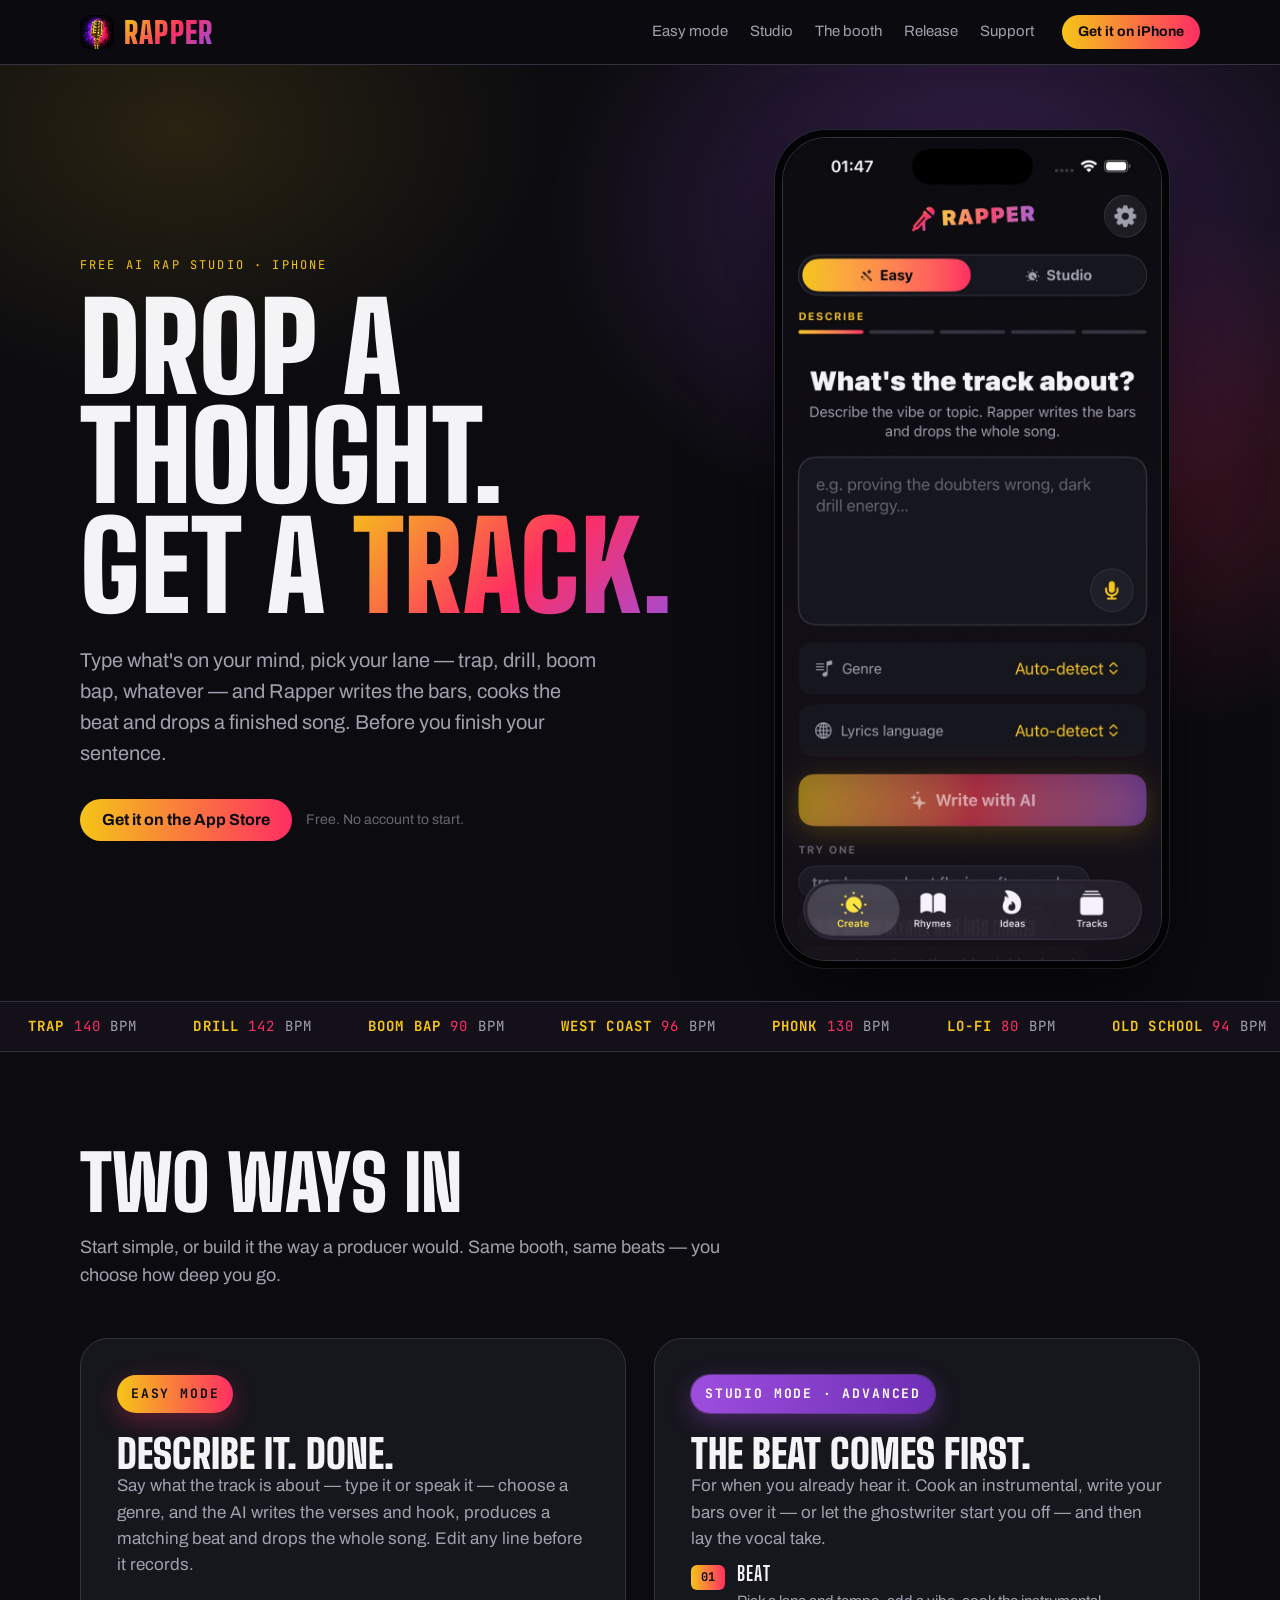
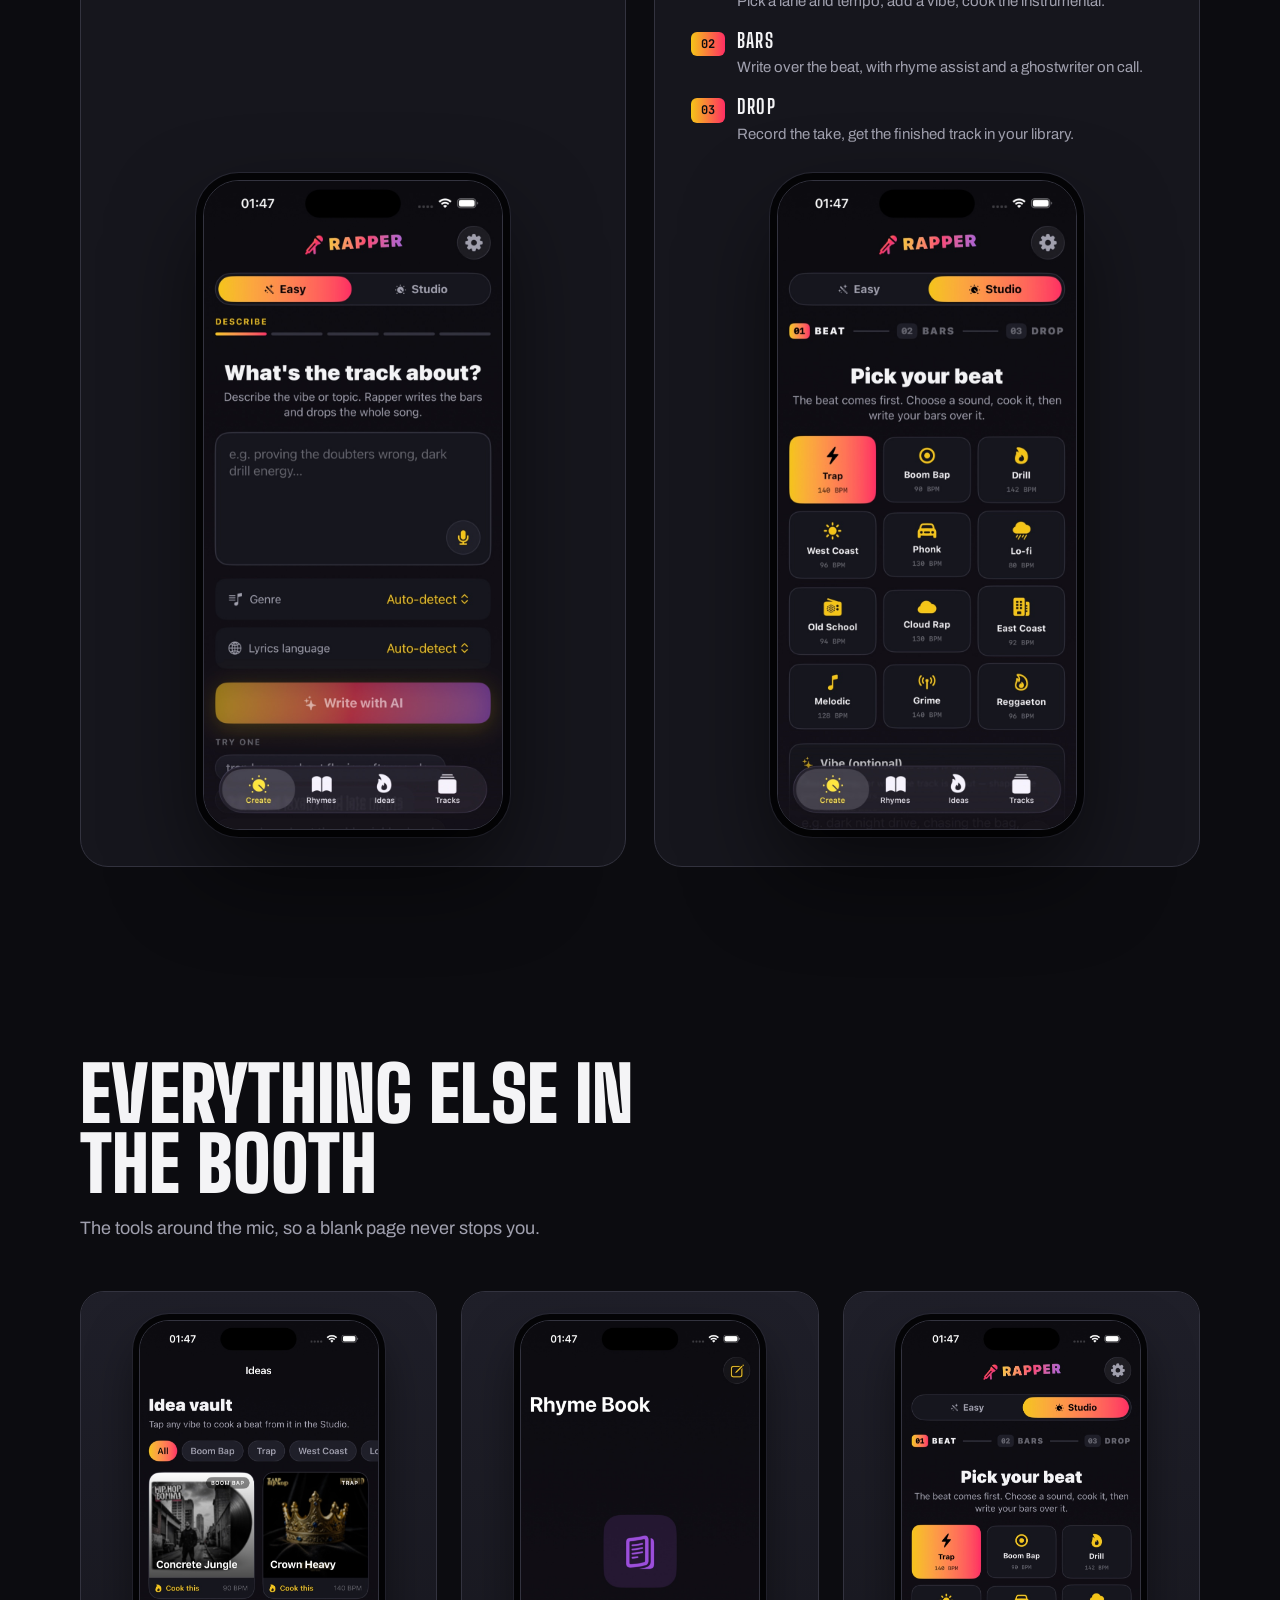
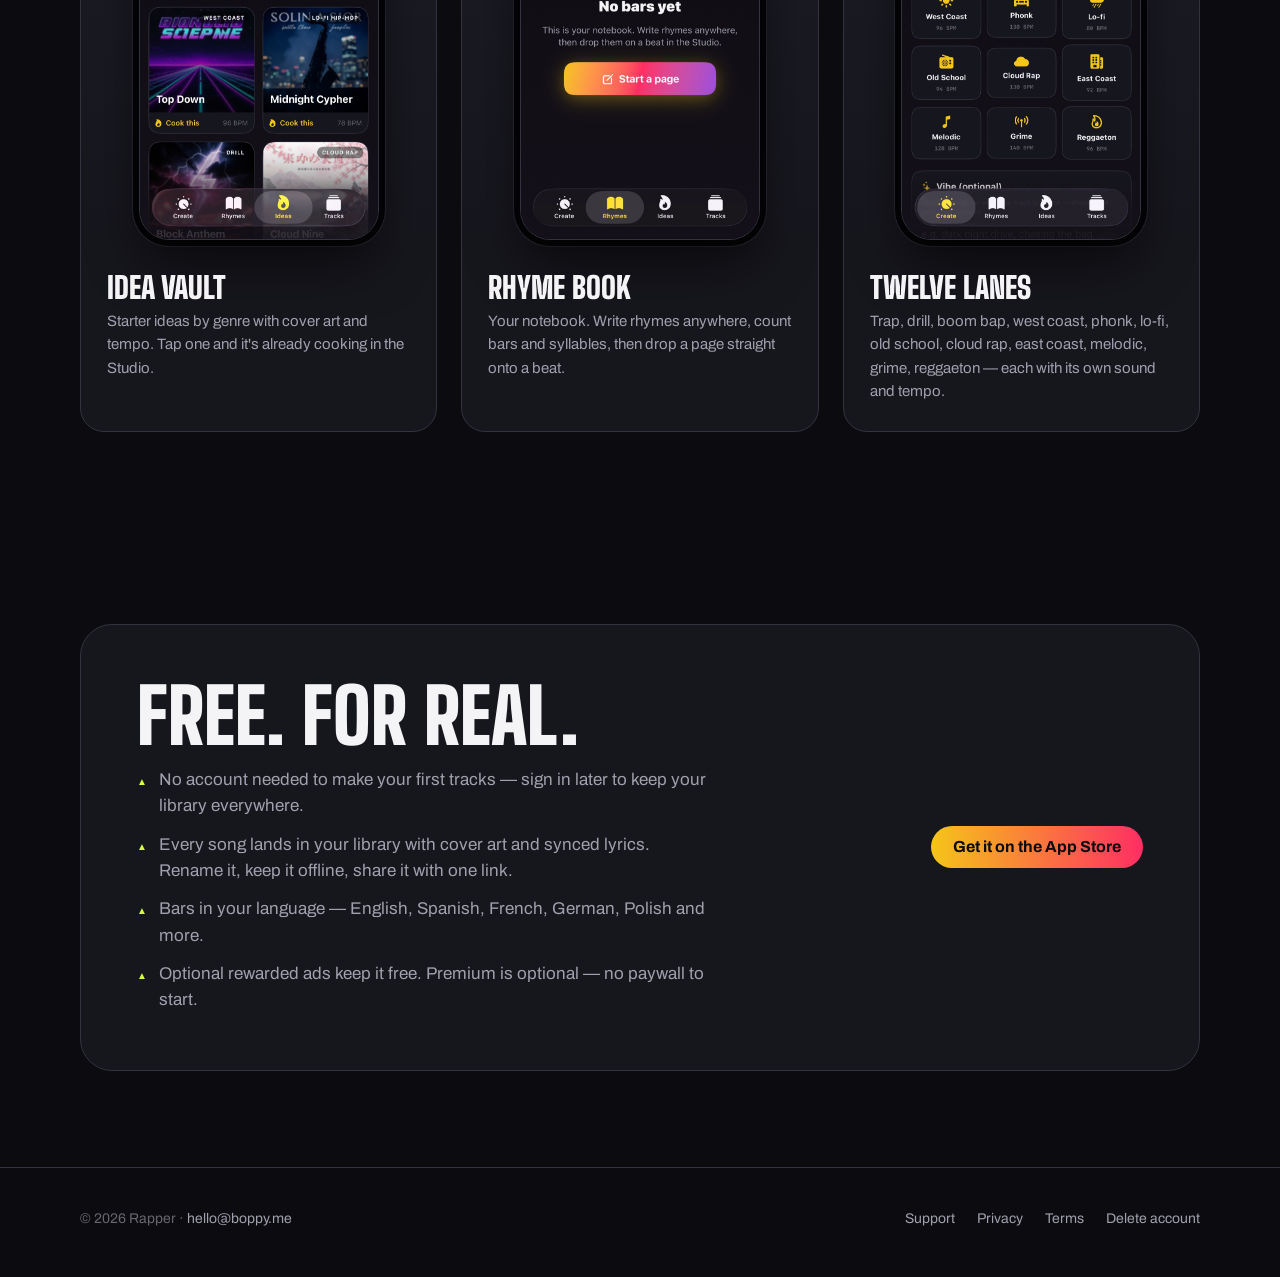
<file: index.html>
<!doctype html>
<html lang="en">
<head>
<meta charset="utf-8">
<meta name="viewport" content="width=device-width, initial-scale=1">
<title>Rapper — Drop a thought, get a rap song. Free AI rap studio for iPhone</title>
<meta name="description" content="Rapper turns any idea into a finished rap track — bars written, beat produced, ready to play — in seconds. Trap, drill, boom bap and more. Free on iPhone, no account needed.">
<link rel="canonical" href="https://rapper.studio/">
<meta property="og:title" content="Rapper — Drop a thought, get a rap song">
<meta property="og:description" content="AI rap studio for iPhone. Describe a vibe, pick a genre, get a finished track. Free.">
<meta property="og:image" content="https://rapper.studio/assets/icon-512.png">
<meta property="og:url" content="https://rapper.studio/">
<meta name="theme-color" content="#0C0C10">
<link rel="icon" href="/assets/favicon.png" type="image/png">
<link rel="apple-touch-icon" href="/assets/apple-touch-icon.png">
<link rel="preconnect" href="https://fonts.googleapis.com">
<link rel="preconnect" href="https://fonts.gstatic.com" crossorigin>
<link href="https://fonts.googleapis.com/css2?family=Big+Shoulders+Display:wght@900&family=Archivo:wght@400;700&family=JetBrains+Mono:wght@400;700&display=swap" rel="stylesheet">
<link rel="stylesheet" href="/style.css?v=202608271322">
</head>
<body>

<header class="nav">
  <div class="wrap">
    <a class="wordmark" href="/"><img src="/assets/favicon.png" alt="" width="34" height="34"><span>RAPPER</span></a>
    <nav class="nav-links">
      <a href="#easy">Easy mode</a>
      <a href="#studio">Studio</a>
      <a href="#booth">The booth</a>
      <a href="/release.html">Release</a>
      <a href="/support.html">Support</a>
    </nav>
    <a class="btn small" href="https://apps.apple.com/app/id6785290009">Get it on iPhone</a>
  </div>
</header>

<main>
  <section class="hero">
    <div class="wrap">
      <div>
        <p class="eyebrow">Free AI rap studio · iPhone</p>
        <h1>Drop a thought.<br>Get a <em>track.</em></h1>
        <p class="lede">Type what's on your mind, pick your lane — trap, drill, boom bap, whatever — and Rapper writes the bars, cooks the beat and drops a finished song. Before you finish your sentence.</p>
        <div class="cta-row">
          <a class="btn" href="https://apps.apple.com/app/id6785290009">Get it on the App Store</a>
          <span class="cta-note">Free. No account to start.</span>
        </div>
      </div>
      <div class="phone"><img src="/assets/shots/easy.jpg" alt="Rapper's Easy mode: describe the track, pick a genre, tap Write with AI" width="800" height="1734"></div>
    </div>
  </section>

  <div class="ticker" aria-hidden="true">
    <div class="ticker-track">
      <span><b>Trap</b> <i>140</i> BPM</span><span><b>Drill</b> <i>142</i> BPM</span><span><b>Boom Bap</b> <i>90</i> BPM</span><span><b>West Coast</b> <i>96</i> BPM</span><span><b>Phonk</b> <i>130</i> BPM</span><span><b>Lo-fi</b> <i>80</i> BPM</span><span><b>Old School</b> <i>94</i> BPM</span><span><b>Cloud Rap</b> <i>130</i> BPM</span><span><b>East Coast</b> <i>92</i> BPM</span><span><b>Melodic</b> <i>128</i> BPM</span><span><b>Grime</b> <i>140</i> BPM</span><span><b>Reggaeton</b> <i>96</i> BPM</span>
      <span><b>Trap</b> <i>140</i> BPM</span><span><b>Drill</b> <i>142</i> BPM</span><span><b>Boom Bap</b> <i>90</i> BPM</span><span><b>West Coast</b> <i>96</i> BPM</span><span><b>Phonk</b> <i>130</i> BPM</span><span><b>Lo-fi</b> <i>80</i> BPM</span><span><b>Old School</b> <i>94</i> BPM</span><span><b>Cloud Rap</b> <i>130</i> BPM</span><span><b>East Coast</b> <i>92</i> BPM</span><span><b>Melodic</b> <i>128</i> BPM</span><span><b>Grime</b> <i>140</i> BPM</span><span><b>Reggaeton</b> <i>96</i> BPM</span>
    </div>
  </div>

  <section id="easy">
    <div class="wrap">
      <div class="section-head">
        <h2>Two ways in</h2>
        <p>Start simple, or build it the way a producer would. Same booth, same beats — you choose how deep you go.</p>
      </div>
      <div class="modes">
        <article class="mode">
          <span class="tag hot">Easy mode</span>
          <div>
            <h3>Describe it. Done.</h3>
            <p>Say what the track is about — type it or speak it — choose a genre, and the AI writes the verses and hook, produces a matching beat and drops the whole song. Edit any line before it records.</p>
          </div>
          <div class="mode-shot"><div class="phone"><img src="/assets/shots/easy.jpg" alt="Easy mode describe screen" width="800" height="1734" loading="lazy"></div></div>
        </article>
        <article class="mode" id="studio">
          <span class="tag">Studio mode · advanced</span>
          <div>
            <h3>The beat comes first.</h3>
            <p>For when you already hear it. Cook an instrumental, write your bars over it — or let the ghostwriter start you off — and then lay the vocal take.</p>
            <ol class="stages">
              <li><span class="num">01</span><div><b>Beat</b><span>Pick a lane and tempo, add a vibe, cook the instrumental.</span></div></li>
              <li><span class="num">02</span><div><b>Bars</b><span>Write over the beat, with rhyme assist and a ghostwriter on call.</span></div></li>
              <li><span class="num">03</span><div><b>Drop</b><span>Record the take, get the finished track in your library.</span></div></li>
            </ol>
          </div>
          <div class="mode-shot"><div class="phone"><img src="/assets/shots/studio.jpg" alt="Studio: pick your beat, twelve genres with tempos" width="800" height="1734" loading="lazy"></div></div>
        </article>
      </div>
    </div>
  </section>

  <section id="booth">
    <div class="wrap">
      <div class="section-head">
        <h2>Everything else in the booth</h2>
        <p>The tools around the mic, so a blank page never stops you.</p>
      </div>
      <div class="booth">
        <article class="card">
          <div class="shot"><div class="phone"><img src="/assets/shots/ideas.jpg" alt="Idea vault with starter ideas by genre" width="800" height="1734" loading="lazy"></div></div>
          <div class="body"><h3>Idea vault</h3><p>Starter ideas by genre with cover art and tempo. Tap one and it's already cooking in the Studio.</p></div>
        </article>
        <article class="card">
          <div class="shot"><div class="phone"><img src="/assets/shots/rhymes.jpg" alt="Rhyme Book notebook" width="800" height="1734" loading="lazy"></div></div>
          <div class="body"><h3>Rhyme Book</h3><p>Your notebook. Write rhymes anywhere, count bars and syllables, then drop a page straight onto a beat.</p></div>
        </article>
        <article class="card">
          <div class="shot"><div class="phone"><img src="/assets/shots/studio.jpg" alt="Twelve genres from trap to reggaeton" width="800" height="1734" loading="lazy"></div></div>
          <div class="body"><h3>Twelve lanes</h3><p>Trap, drill, boom bap, west coast, phonk, lo-fi, old school, cloud rap, east coast, melodic, grime, reggaeton — each with its own sound and tempo.</p></div>
        </article>
      </div>
    </div>
  </section>

  <section>
    <div class="wrap">
      <div class="free">
        <div>
          <h2>Free. For real.</h2>
          <ul>
            <li>No account needed to make your first tracks — sign in later to keep your library everywhere.</li>
            <li>Every song lands in your library with cover art and synced lyrics. Rename it, keep it offline, share it with one link.</li>
            <li>Bars in your language — English, Spanish, French, German, Polish and more.</li>
            <li>Optional rewarded ads keep it free. Premium is optional — no paywall to start.</li>
          </ul>
        </div>
        <div class="cta-row">
          <a class="btn" href="https://apps.apple.com/app/id6785290009">Get it on the App Store</a>
        </div>
      </div>
    </div>
  </section>
</main>

<footer>
  <div class="wrap">
    <span>© 2026 Rapper · <a href="mailto:hello@boppy.me">hello@boppy.me</a></span>
    <nav>
      <a href="/support.html">Support</a>
      <a href="/privacy.html">Privacy</a>
      <a href="/terms.html">Terms</a>
      <a href="/delete-account.html">Delete account</a>
    </nav>
  </div>
</footer>

</body>
</html>
</file>
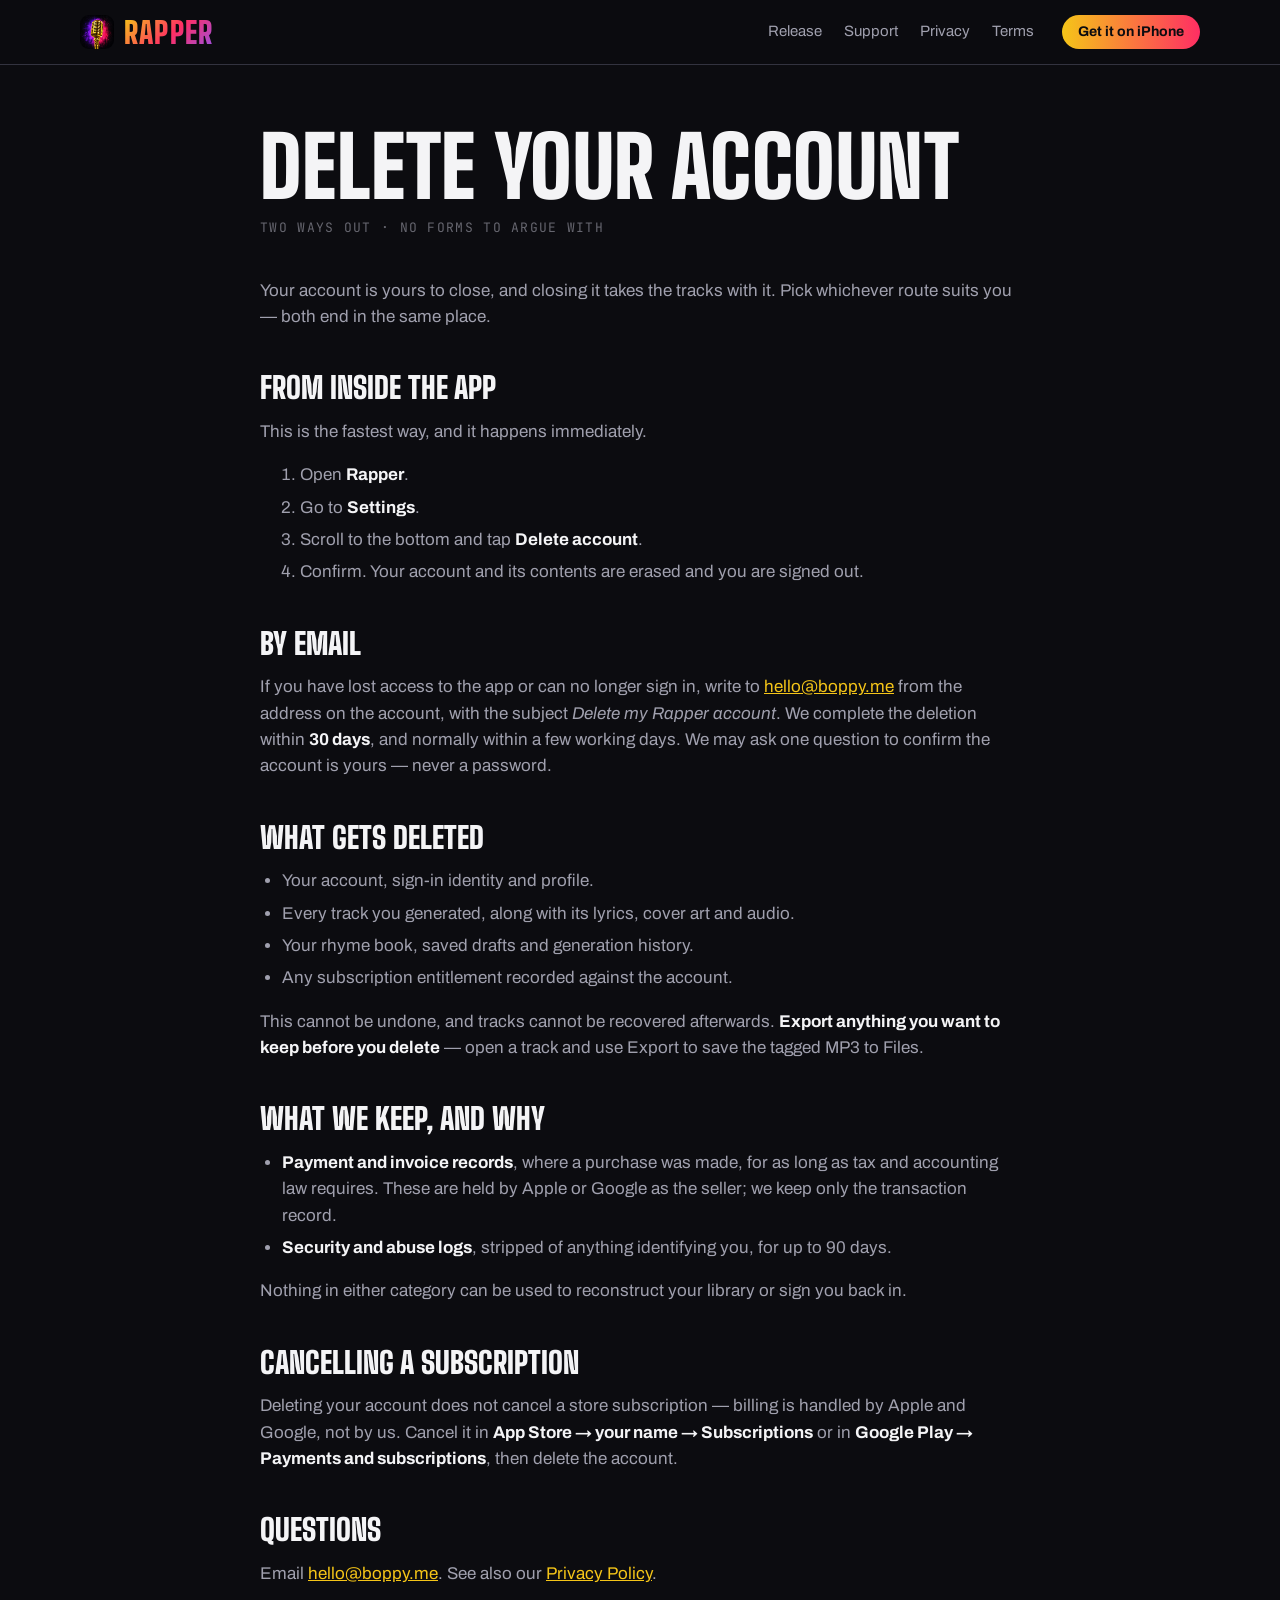
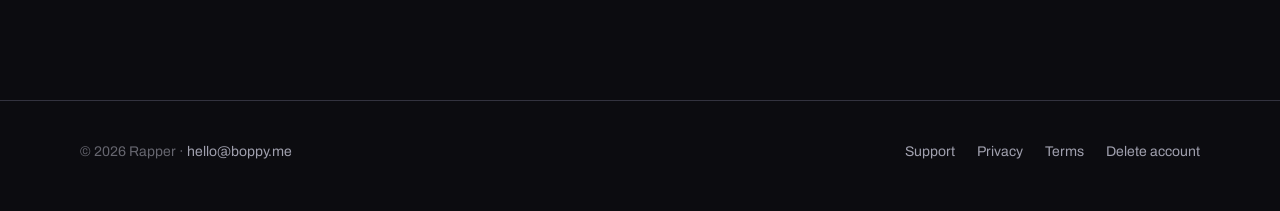
<file: delete-account/index.html>
<!doctype html><html lang="en"><head><title>Delete your account — Rapper</title><meta name="description" content="How to delete your Rapper account and everything in it: the in-app route, the email route, what gets erased and what we must keep.">
<meta charset="utf-8">
<meta name="viewport" content="width=device-width, initial-scale=1">
<meta name="theme-color" content="#0C0C10">
<link rel="icon" href="/assets/favicon.png" type="image/png">
<link rel="apple-touch-icon" href="/assets/apple-touch-icon.png">
<link rel="preconnect" href="https://fonts.googleapis.com">
<link rel="preconnect" href="https://fonts.gstatic.com" crossorigin>
<link href="https://fonts.googleapis.com/css2?family=Big+Shoulders+Display:wght@900&family=Archivo:wght@400;700&family=JetBrains+Mono:wght@400;700&display=swap" rel="stylesheet">
<link rel="stylesheet" href="/style.css?v=202608271322">
</head><body>
<header class="nav">
  <div class="wrap">
    <a class="wordmark" href="/"><img src="/assets/favicon.png" alt="" width="34" height="34"><span>RAPPER</span></a>
    <nav class="nav-links">
      <a href="/release.html">Release</a>
      <a href="/support.html">Support</a>
      <a href="/privacy.html">Privacy</a>
      <a href="/terms.html">Terms</a>
    </nav>
    <a class="btn small" href="https://apps.apple.com/app/id6785290009">Get it on iPhone</a>
  </div>
</header>
<main class="wrap prose">
<h1>Delete your account</h1>
<p class="meta">Two ways out · no forms to argue with</p>
<p>Your account is yours to close, and closing it takes the tracks with it. Pick whichever route suits you — both end in the same place.</p>

<h2>From inside the app</h2>
<p>This is the fastest way, and it happens immediately.</p>
<ol>
  <li>Open <strong>Rapper</strong>.</li>
  <li>Go to <strong>Settings</strong>.</li>
  <li>Scroll to the bottom and tap <strong>Delete account</strong>.</li>
  <li>Confirm. Your account and its contents are erased and you are signed out.</li>
</ol>

<h2>By email</h2>
<p>If you have lost access to the app or can no longer sign in, write to <a href="mailto:hello@boppy.me?subject=Delete%20my%20Rapper%20account">hello@boppy.me</a> from the address on the account, with the subject <em>Delete my Rapper account</em>. We complete the deletion within <strong>30 days</strong>, and normally within a few working days. We may ask one question to confirm the account is yours — never a password.</p>

<h2>What gets deleted</h2>
<ul>
  <li>Your account, sign-in identity and profile.</li>
  <li>Every track you generated, along with its lyrics, cover art and audio.</li>
  <li>Your rhyme book, saved drafts and generation history.</li>
  <li>Any subscription entitlement recorded against the account.</li>
</ul>
<p>This cannot be undone, and tracks cannot be recovered afterwards. <strong>Export anything you want to keep before you delete</strong> — open a track and use Export to save the tagged MP3 to Files.</p>

<h2>What we keep, and why</h2>
<ul>
  <li><strong>Payment and invoice records</strong>, where a purchase was made, for as long as tax and accounting law requires. These are held by Apple or Google as the seller; we keep only the transaction record.</li>
  <li><strong>Security and abuse logs</strong>, stripped of anything identifying you, for up to 90 days.</li>
</ul>
<p>Nothing in either category can be used to reconstruct your library or sign you back in.</p>

<h2>Cancelling a subscription</h2>
<p>Deleting your account does not cancel a store subscription — billing is handled by Apple and Google, not by us. Cancel it in <strong>App Store → your name → Subscriptions</strong> or in <strong>Google Play → Payments and subscriptions</strong>, then delete the account.</p>

<h2>Questions</h2>
<p>Email <a href="mailto:hello@boppy.me">hello@boppy.me</a>. See also our <a href="/privacy.html">Privacy Policy</a>.</p>
</main>
<footer>
  <div class="wrap">
    <span>© 2026 Rapper · <a href="mailto:hello@boppy.me">hello@boppy.me</a></span>
    <nav>
      <a href="/support.html">Support</a>
      <a href="/privacy.html">Privacy</a>
      <a href="/terms.html">Terms</a>
      <a href="/delete-account.html">Delete account</a>
    </nav>
  </div>
</footer>
</body>
</html>
</file>
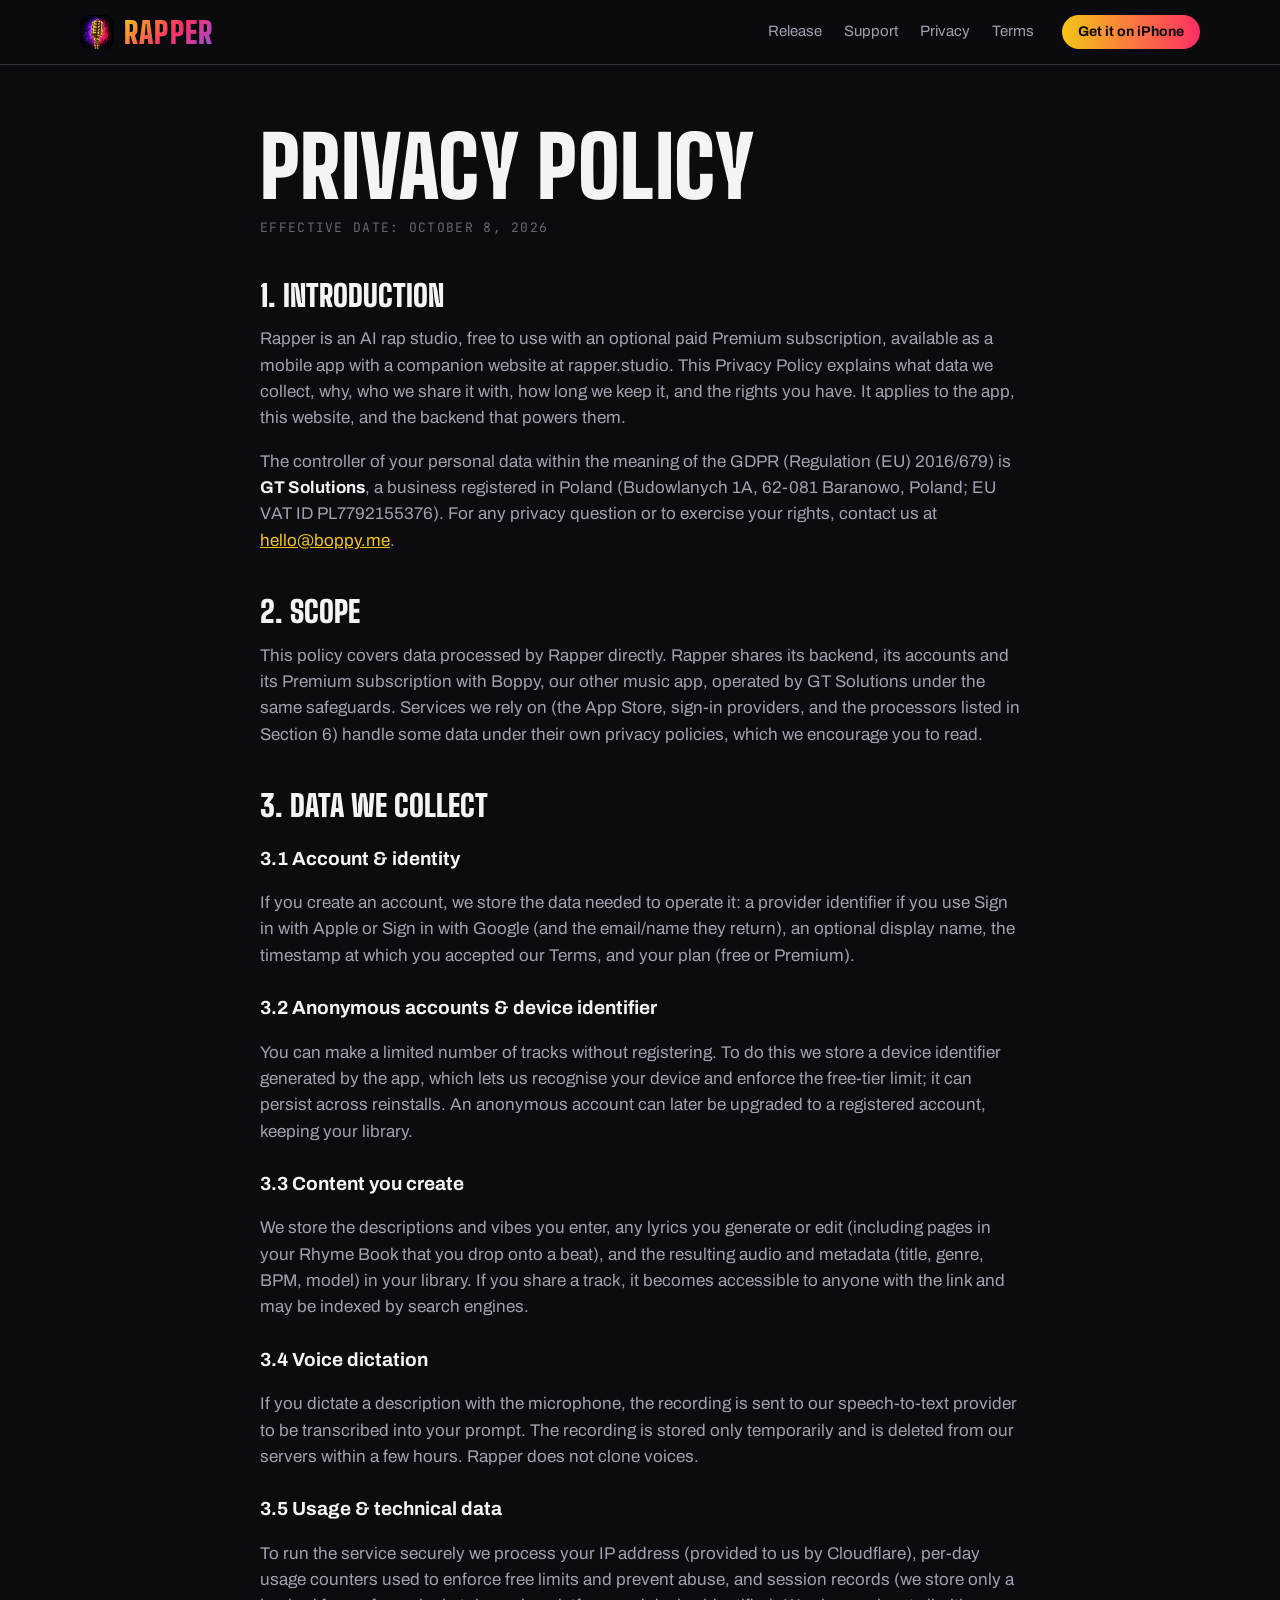
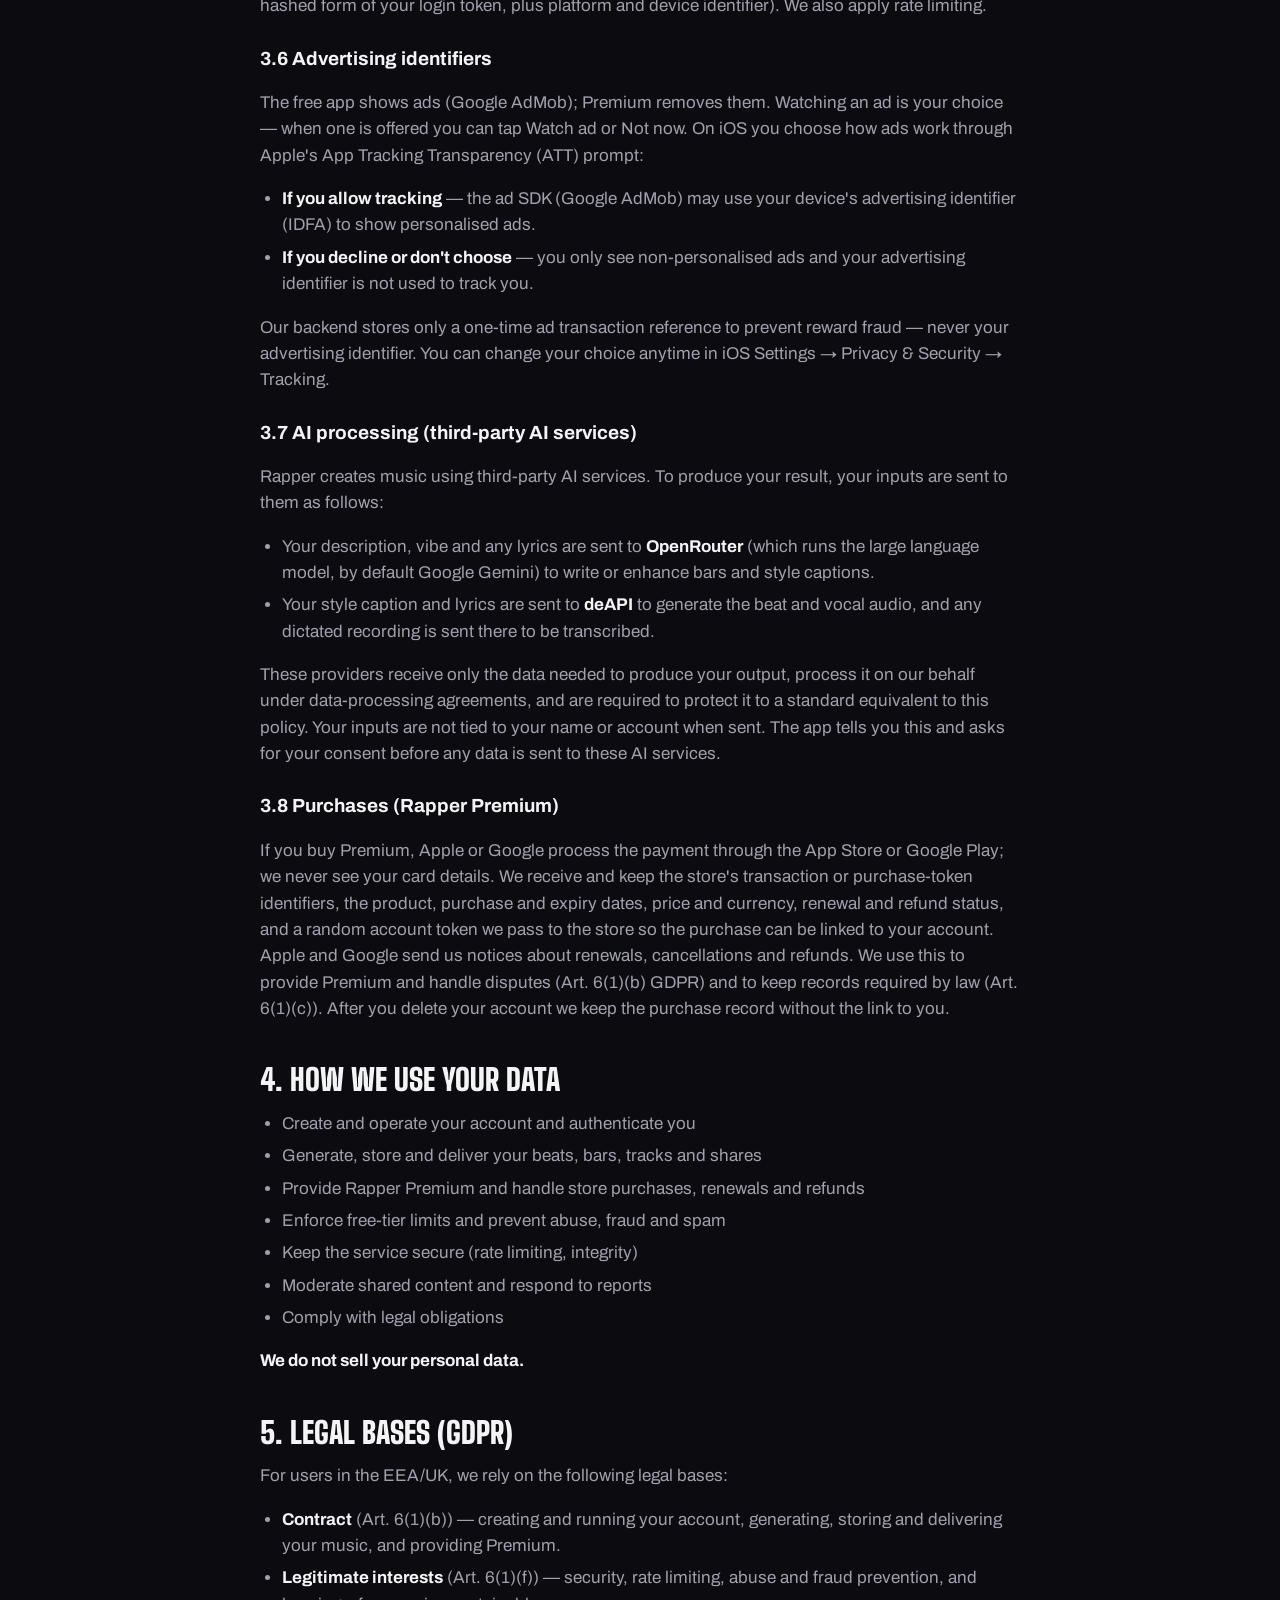
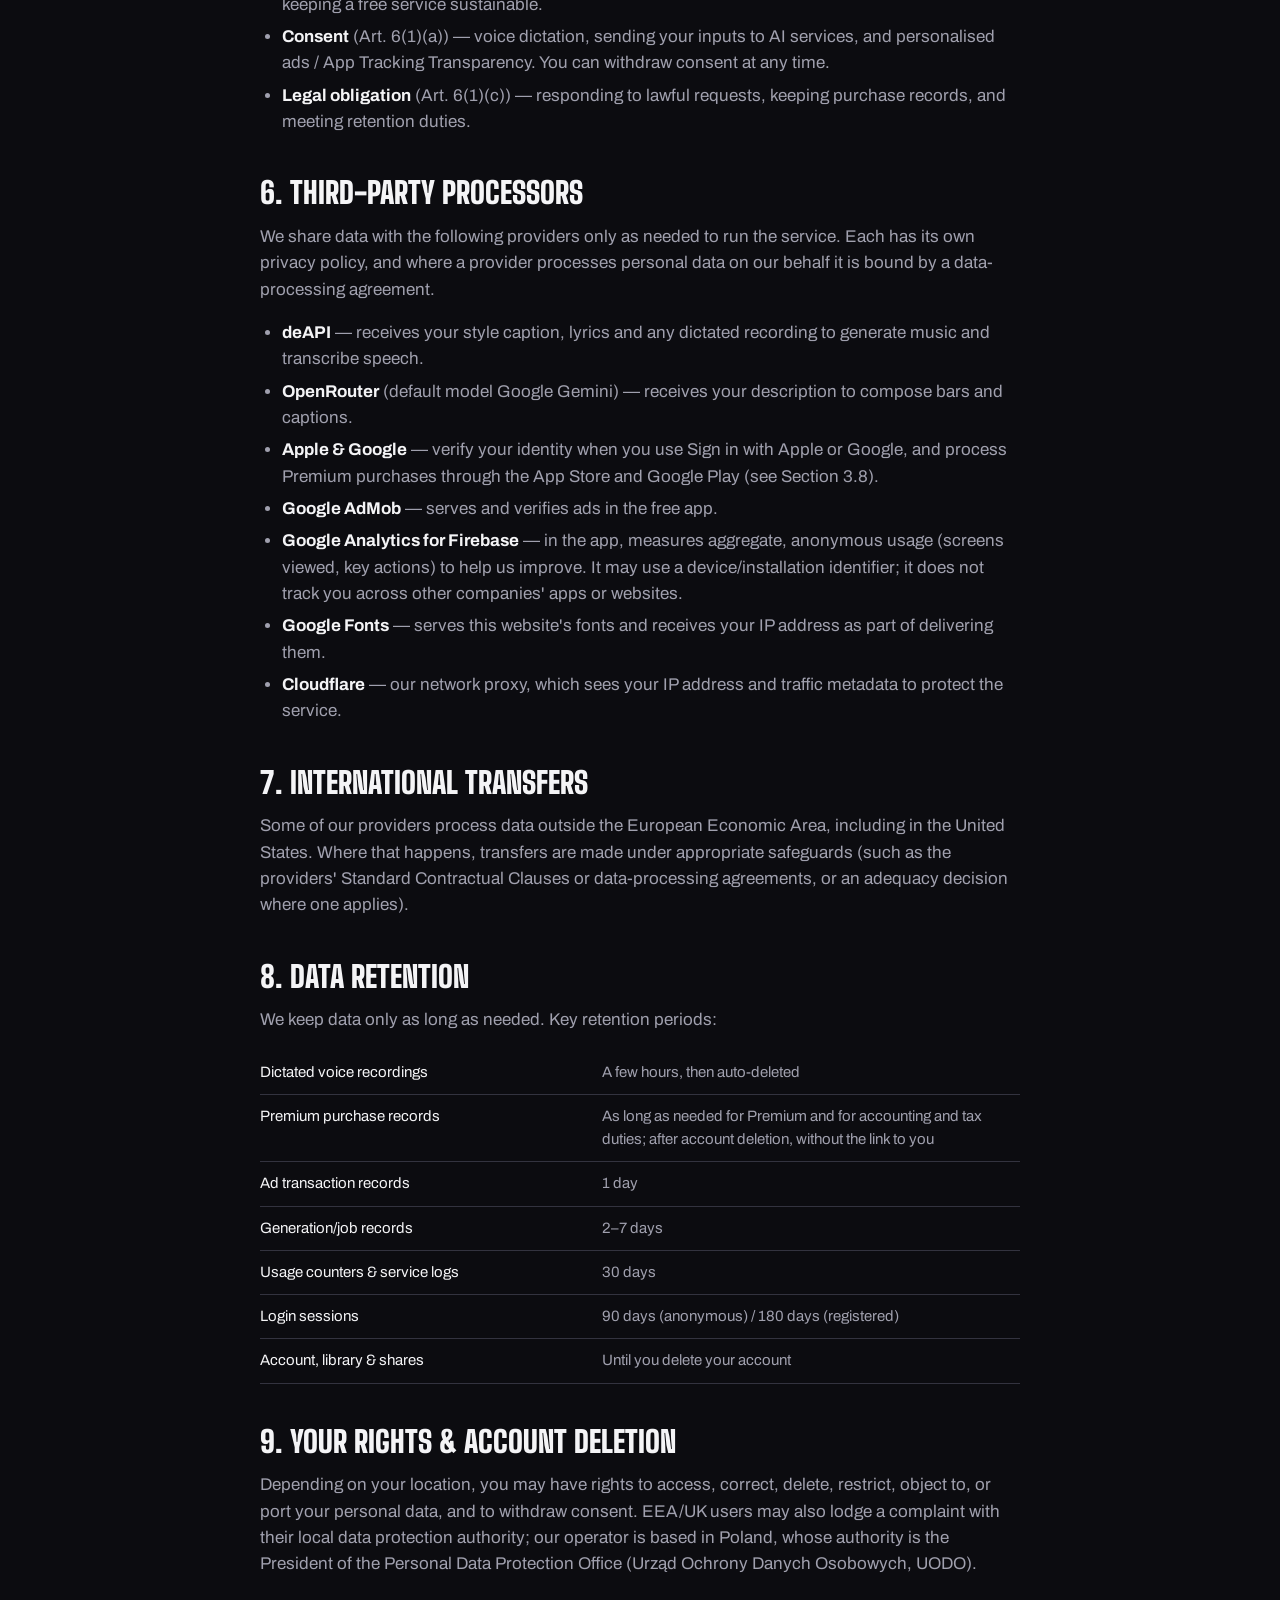
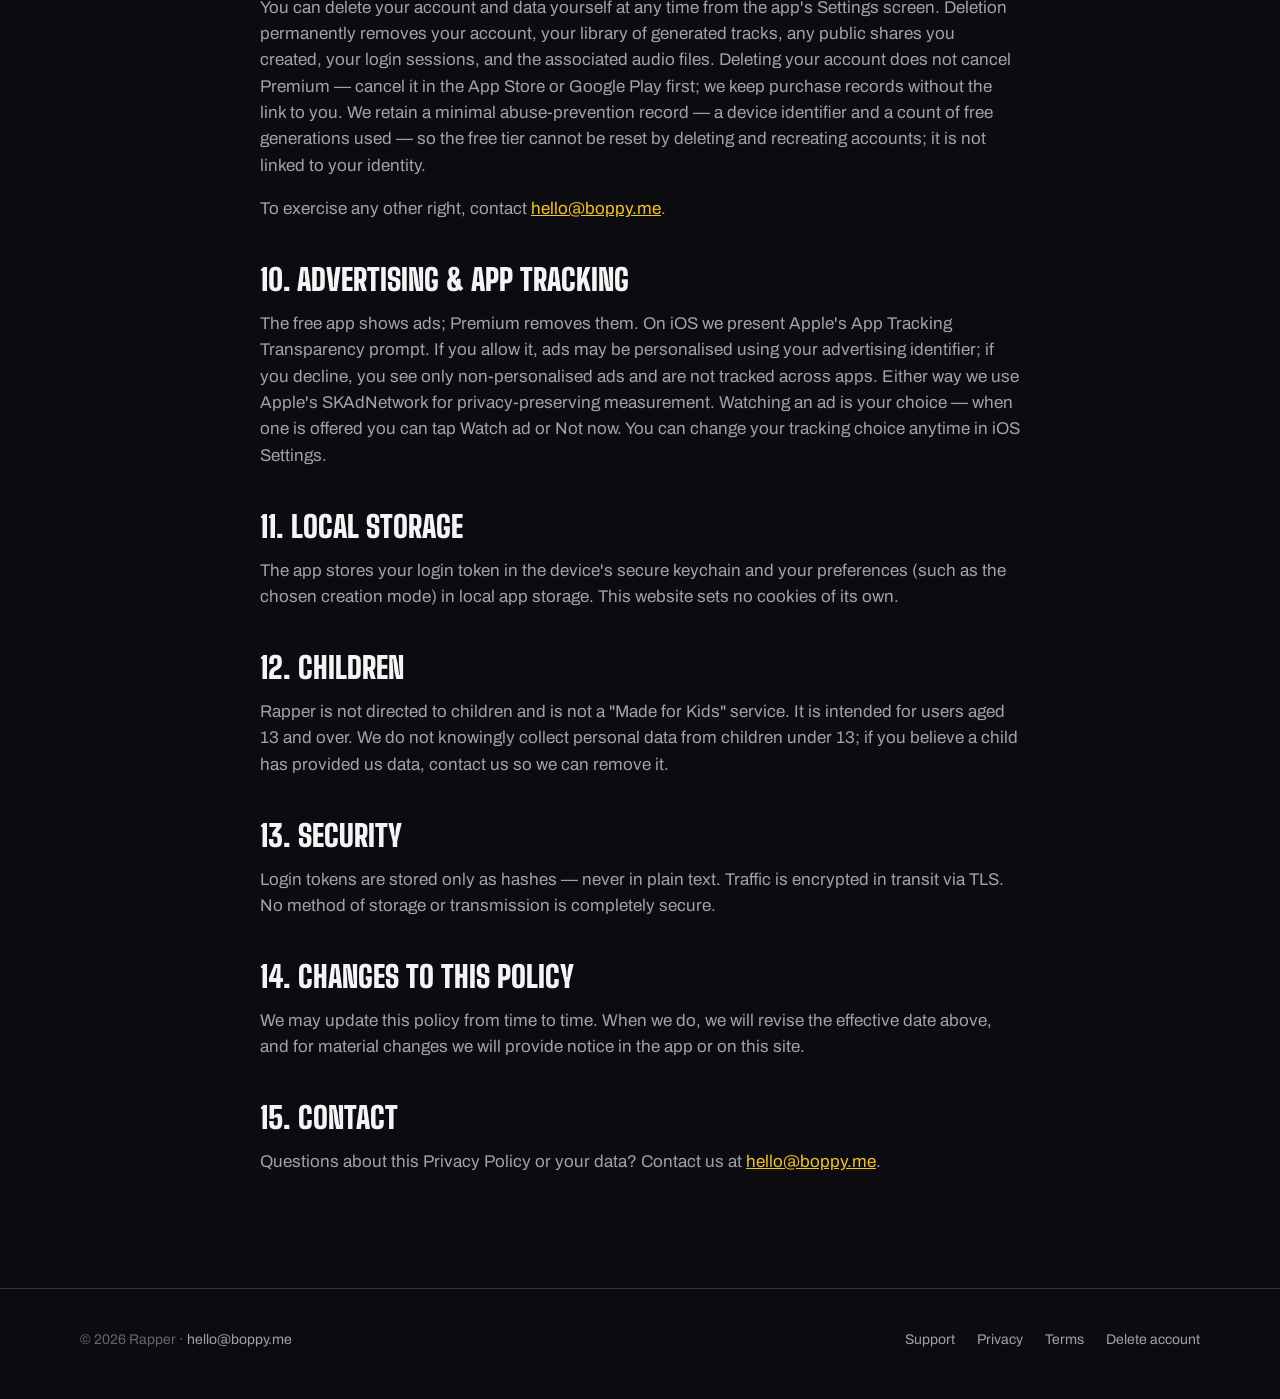
<file: privacy.html>
<!doctype html><html lang="en"><head><title>Privacy Policy — Rapper</title><meta name="description" content="How Rapper handles your data: what we collect, why, who we share it with, and your rights.">
<meta charset="utf-8">
<meta name="viewport" content="width=device-width, initial-scale=1">
<meta name="theme-color" content="#0C0C10">
<link rel="icon" href="/assets/favicon.png" type="image/png">
<link rel="apple-touch-icon" href="/assets/apple-touch-icon.png">
<link rel="preconnect" href="https://fonts.googleapis.com">
<link rel="preconnect" href="https://fonts.gstatic.com" crossorigin>
<link href="https://fonts.googleapis.com/css2?family=Big+Shoulders+Display:wght@900&family=Archivo:wght@400;700&family=JetBrains+Mono:wght@400;700&display=swap" rel="stylesheet">
<link rel="stylesheet" href="/style.css?v=202608271322">
</head><body>
<header class="nav">
  <div class="wrap">
    <a class="wordmark" href="/"><img src="/assets/favicon.png" alt="" width="34" height="34"><span>RAPPER</span></a>
    <nav class="nav-links">
      <a href="/release.html">Release</a>
      <a href="/support.html">Support</a>
      <a href="/privacy.html">Privacy</a>
      <a href="/terms.html">Terms</a>
    </nav>
    <a class="btn small" href="https://apps.apple.com/app/id6785290009">Get it on iPhone</a>
  </div>
</header>
<main class="wrap prose">
<h1>Privacy Policy</h1>
<p class="meta">Effective date: October 8, 2026</p>

<h2>1. Introduction</h2>
<p>Rapper is an AI rap studio, free to use with an optional paid Premium subscription, available as a mobile app with a companion website at rapper.studio. This Privacy Policy explains what data we collect, why, who we share it with, how long we keep it, and the rights you have. It applies to the app, this website, and the backend that powers them.</p>
<p>The controller of your personal data within the meaning of the GDPR (Regulation (EU) 2016/679) is <strong>GT Solutions</strong>, a business registered in Poland (Budowlanych 1A, 62-081 Baranowo, Poland; EU VAT ID PL7792155376). For any privacy question or to exercise your rights, contact us at <a href="mailto:hello@boppy.me">hello@boppy.me</a>.</p>

<h2>2. Scope</h2>
<p>This policy covers data processed by Rapper directly. Rapper shares its backend, its accounts and its Premium subscription with Boppy, our other music app, operated by GT Solutions under the same safeguards. Services we rely on (the App Store, sign-in providers, and the processors listed in Section 6) handle some data under their own privacy policies, which we encourage you to read.</p>

<h2>3. Data we collect</h2>
<h3>3.1 Account &amp; identity</h3>
<p>If you create an account, we store the data needed to operate it: a provider identifier if you use Sign in with Apple or Sign in with Google (and the email/name they return), an optional display name, the timestamp at which you accepted our Terms, and your plan (free or Premium).</p>
<h3>3.2 Anonymous accounts &amp; device identifier</h3>
<p>You can make a limited number of tracks without registering. To do this we store a device identifier generated by the app, which lets us recognise your device and enforce the free-tier limit; it can persist across reinstalls. An anonymous account can later be upgraded to a registered account, keeping your library.</p>
<h3>3.3 Content you create</h3>
<p>We store the descriptions and vibes you enter, any lyrics you generate or edit (including pages in your Rhyme Book that you drop onto a beat), and the resulting audio and metadata (title, genre, BPM, model) in your library. If you share a track, it becomes accessible to anyone with the link and may be indexed by search engines.</p>
<h3>3.4 Voice dictation</h3>
<p>If you dictate a description with the microphone, the recording is sent to our speech-to-text provider to be transcribed into your prompt. The recording is stored only temporarily and is deleted from our servers within a few hours. Rapper does not clone voices.</p>
<h3>3.5 Usage &amp; technical data</h3>
<p>To run the service securely we process your IP address (provided to us by Cloudflare), per-day usage counters used to enforce free limits and prevent abuse, and session records (we store only a hashed form of your login token, plus platform and device identifier). We also apply rate limiting.</p>
<h3>3.6 Advertising identifiers</h3>
<p>The free app shows ads (Google AdMob); Premium removes them. Watching an ad is your choice — when one is offered you can tap Watch ad or Not now. On iOS you choose how ads work through Apple's App Tracking Transparency (ATT) prompt:</p>
<ul>
<li><strong>If you allow tracking</strong> — the ad SDK (Google AdMob) may use your device's advertising identifier (IDFA) to show personalised ads.</li>
<li><strong>If you decline or don't choose</strong> — you only see non-personalised ads and your advertising identifier is not used to track you.</li>
</ul>
<p>Our backend stores only a one-time ad transaction reference to prevent reward fraud — never your advertising identifier. You can change your choice anytime in iOS Settings → Privacy &amp; Security → Tracking.</p>
<h3>3.7 AI processing (third-party AI services)</h3>
<p>Rapper creates music using third-party AI services. To produce your result, your inputs are sent to them as follows:</p>
<ul>
<li>Your description, vibe and any lyrics are sent to <strong>OpenRouter</strong> (which runs the large language model, by default Google Gemini) to write or enhance bars and style captions.</li>
<li>Your style caption and lyrics are sent to <strong>deAPI</strong> to generate the beat and vocal audio, and any dictated recording is sent there to be transcribed.</li>
</ul>
<p>These providers receive only the data needed to produce your output, process it on our behalf under data-processing agreements, and are required to protect it to a standard equivalent to this policy. Your inputs are not tied to your name or account when sent. The app tells you this and asks for your consent before any data is sent to these AI services.</p>
<h3>3.8 Purchases (Rapper Premium)</h3>
<p>If you buy Premium, Apple or Google process the payment through the App Store or Google Play; we never see your card details. We receive and keep the store's transaction or purchase-token identifiers, the product, purchase and expiry dates, price and currency, renewal and refund status, and a random account token we pass to the store so the purchase can be linked to your account. Apple and Google send us notices about renewals, cancellations and refunds. We use this to provide Premium and handle disputes (Art. 6(1)(b) GDPR) and to keep records required by law (Art. 6(1)(c)). After you delete your account we keep the purchase record without the link to you.</p>

<h2>4. How we use your data</h2>
<ul>
<li>Create and operate your account and authenticate you</li>
<li>Generate, store and deliver your beats, bars, tracks and shares</li>
<li>Provide Rapper Premium and handle store purchases, renewals and refunds</li>
<li>Enforce free-tier limits and prevent abuse, fraud and spam</li>
<li>Keep the service secure (rate limiting, integrity)</li>
<li>Moderate shared content and respond to reports</li>
<li>Comply with legal obligations</li>
</ul>
<p><strong>We do not sell your personal data.</strong></p>

<h2>5. Legal bases (GDPR)</h2>
<p>For users in the EEA/UK, we rely on the following legal bases:</p>
<ul>
<li><strong>Contract</strong> (Art. 6(1)(b)) — creating and running your account, generating, storing and delivering your music, and providing Premium.</li>
<li><strong>Legitimate interests</strong> (Art. 6(1)(f)) — security, rate limiting, abuse and fraud prevention, and keeping a free service sustainable.</li>
<li><strong>Consent</strong> (Art. 6(1)(a)) — voice dictation, sending your inputs to AI services, and personalised ads / App Tracking Transparency. You can withdraw consent at any time.</li>
<li><strong>Legal obligation</strong> (Art. 6(1)(c)) — responding to lawful requests, keeping purchase records, and meeting retention duties.</li>
</ul>

<h2>6. Third-party processors</h2>
<p>We share data with the following providers only as needed to run the service. Each has its own privacy policy, and where a provider processes personal data on our behalf it is bound by a data-processing agreement.</p>
<ul>
<li><strong>deAPI</strong> — receives your style caption, lyrics and any dictated recording to generate music and transcribe speech.</li>
<li><strong>OpenRouter</strong> (default model Google Gemini) — receives your description to compose bars and captions.</li>
<li><strong>Apple &amp; Google</strong> — verify your identity when you use Sign in with Apple or Google, and process Premium purchases through the App Store and Google Play (see Section 3.8).</li>
<li><strong>Google AdMob</strong> — serves and verifies ads in the free app.</li>
<li><strong>Google Analytics for Firebase</strong> — in the app, measures aggregate, anonymous usage (screens viewed, key actions) to help us improve. It may use a device/installation identifier; it does not track you across other companies' apps or websites.</li>
<li><strong>Google Fonts</strong> — serves this website's fonts and receives your IP address as part of delivering them.</li>
<li><strong>Cloudflare</strong> — our network proxy, which sees your IP address and traffic metadata to protect the service.</li>
</ul>

<h2>7. International transfers</h2>
<p>Some of our providers process data outside the European Economic Area, including in the United States. Where that happens, transfers are made under appropriate safeguards (such as the providers' Standard Contractual Clauses or data-processing agreements, or an adequacy decision where one applies).</p>

<h2>8. Data retention</h2>
<p>We keep data only as long as needed. Key retention periods:</p>
<table>
<tr><td>Dictated voice recordings</td><td>A few hours, then auto-deleted</td></tr>
<tr><td>Premium purchase records</td><td>As long as needed for Premium and for accounting and tax duties; after account deletion, without the link to you</td></tr>
<tr><td>Ad transaction records</td><td>1 day</td></tr>
<tr><td>Generation/job records</td><td>2–7 days</td></tr>
<tr><td>Usage counters &amp; service logs</td><td>30 days</td></tr>
<tr><td>Login sessions</td><td>90 days (anonymous) / 180 days (registered)</td></tr>
<tr><td>Account, library &amp; shares</td><td>Until you delete your account</td></tr>
</table>

<h2>9. Your rights &amp; account deletion</h2>
<p>Depending on your location, you may have rights to access, correct, delete, restrict, object to, or port your personal data, and to withdraw consent. EEA/UK users may also lodge a complaint with their local data protection authority; our operator is based in Poland, whose authority is the President of the Personal Data Protection Office (Urząd Ochrony Danych Osobowych, UODO).</p>
<p>You can delete your account and data yourself at any time from the app's Settings screen. Deletion permanently removes your account, your library of generated tracks, any public shares you created, your login sessions, and the associated audio files. Deleting your account does not cancel Premium — cancel it in the App Store or Google Play first; we keep purchase records without the link to you. We retain a minimal abuse-prevention record — a device identifier and a count of free generations used — so the free tier cannot be reset by deleting and recreating accounts; it is not linked to your identity.</p>
<p>To exercise any other right, contact <a href="mailto:hello@boppy.me">hello@boppy.me</a>.</p>

<h2>10. Advertising &amp; App Tracking</h2>
<p>The free app shows ads; Premium removes them. On iOS we present Apple's App Tracking Transparency prompt. If you allow it, ads may be personalised using your advertising identifier; if you decline, you see only non-personalised ads and are not tracked across apps. Either way we use Apple's SKAdNetwork for privacy-preserving measurement. Watching an ad is your choice — when one is offered you can tap Watch ad or Not now. You can change your tracking choice anytime in iOS Settings.</p>

<h2>11. Local storage</h2>
<p>The app stores your login token in the device's secure keychain and your preferences (such as the chosen creation mode) in local app storage. This website sets no cookies of its own.</p>

<h2>12. Children</h2>
<p>Rapper is not directed to children and is not a "Made for Kids" service. It is intended for users aged 13 and over. We do not knowingly collect personal data from children under 13; if you believe a child has provided us data, contact us so we can remove it.</p>

<h2>13. Security</h2>
<p>Login tokens are stored only as hashes — never in plain text. Traffic is encrypted in transit via TLS. No method of storage or transmission is completely secure.</p>

<h2>14. Changes to this policy</h2>
<p>We may update this policy from time to time. When we do, we will revise the effective date above, and for material changes we will provide notice in the app or on this site.</p>

<h2>15. Contact</h2>
<p>Questions about this Privacy Policy or your data? Contact us at <a href="mailto:hello@boppy.me">hello@boppy.me</a>.</p>
</main>
<footer>
  <div class="wrap">
    <span>© 2026 Rapper · <a href="mailto:hello@boppy.me">hello@boppy.me</a></span>
    <nav>
      <a href="/support.html">Support</a>
      <a href="/privacy.html">Privacy</a>
      <a href="/terms.html">Terms</a>
      <a href="/delete-account.html">Delete account</a>
    </nav>
  </div>
</footer>
</body>
</html>
</file>
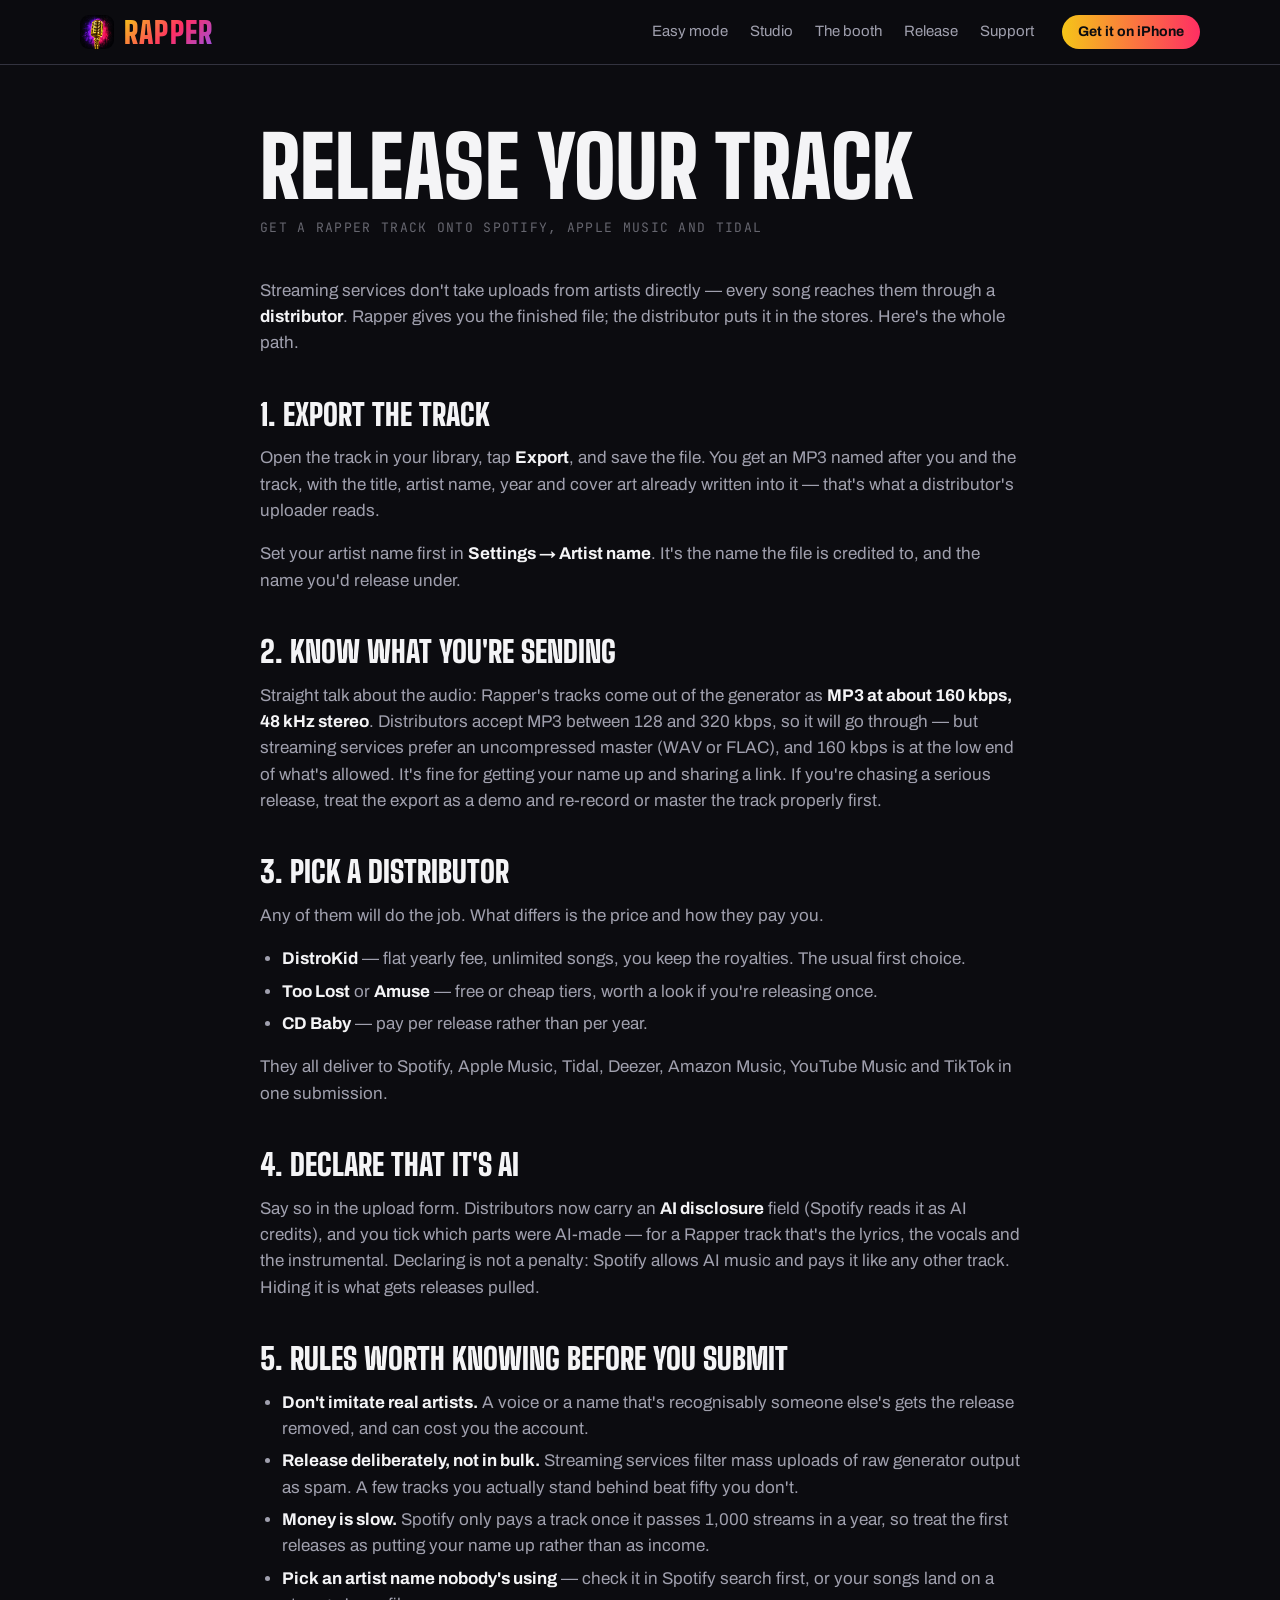
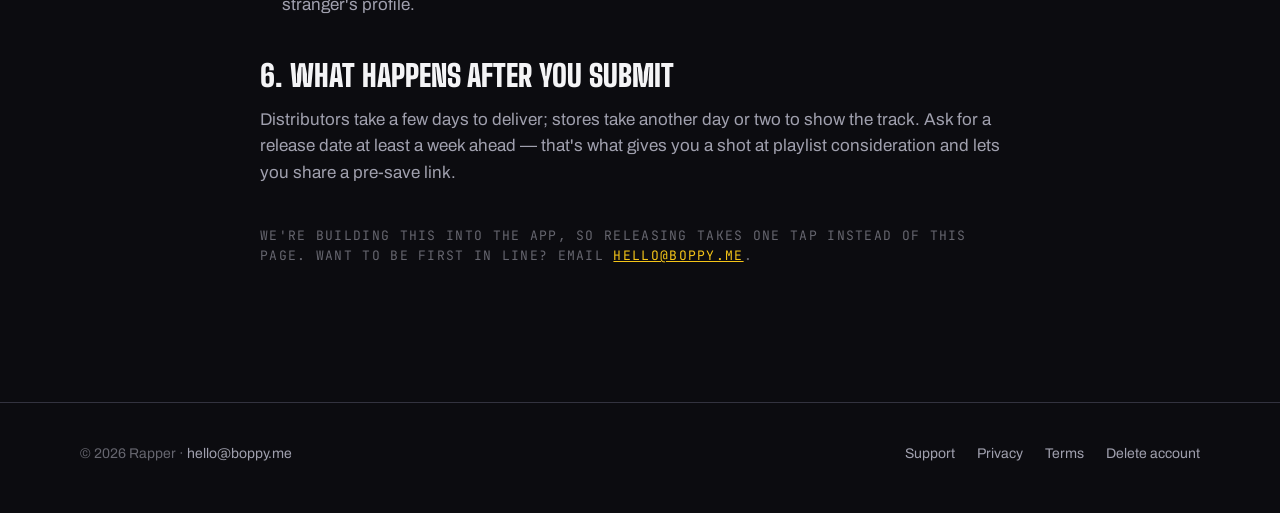
<file: release.html>
<!doctype html><html lang="en"><head><title>Release your track — Rapper</title><meta name="description" content="How to get a track you made in Rapper onto Spotify, Apple Music and Tidal: export it, pick a distributor, and what to expect.">
<meta charset="utf-8">
<meta name="viewport" content="width=device-width, initial-scale=1">
<title>Rapper — Drop a thought, get a rap song. Free AI rap studio for iPhone</title>
<meta name="description" content="Rapper turns any idea into a finished rap track — bars written, beat produced, ready to play — in seconds. Trap, drill, boom bap and more. Free on iPhone, no account needed.">
<link rel="canonical" href="https://rapper.studio/">
<meta property="og:title" content="Rapper — Drop a thought, get a rap song">
<meta property="og:description" content="AI rap studio for iPhone. Describe a vibe, pick a genre, get a finished track. Free.">
<meta property="og:image" content="https://rapper.studio/assets/icon-512.png">
<meta property="og:url" content="https://rapper.studio/">
<meta name="theme-color" content="#0C0C10">
<link rel="icon" href="/assets/favicon.png" type="image/png">
<link rel="apple-touch-icon" href="/assets/apple-touch-icon.png">
<link rel="preconnect" href="https://fonts.googleapis.com">
<link rel="preconnect" href="https://fonts.gstatic.com" crossorigin>
<link href="https://fonts.googleapis.com/css2?family=Big+Shoulders+Display:wght@900&family=Archivo:wght@400;700&family=JetBrains+Mono:wght@400;700&display=swap" rel="stylesheet">
<link rel="stylesheet" href="/style.css?v=202608271322">
</head><body>
<header class="nav">
  <div class="wrap">
    <a class="wordmark" href="/"><img src="/assets/favicon.png" alt="" width="34" height="34"><span>RAPPER</span></a>
    <nav class="nav-links">
      <a href="#easy">Easy mode</a>
      <a href="#studio">Studio</a>
      <a href="#booth">The booth</a>
      <a href="/release.html">Release</a>
      <a href="/support.html">Support</a>
    </nav>
    <a class="btn small" href="https://apps.apple.com/app/id6785290009">Get it on iPhone</a>
  </div>
</header>
<main class="wrap prose">
<h1>Release your track</h1>
<p class="meta">Get a Rapper track onto Spotify, Apple Music and Tidal</p>

<p>Streaming services don't take uploads from artists directly — every song reaches them through a <strong>distributor</strong>. Rapper gives you the finished file; the distributor puts it in the stores. Here's the whole path.</p>

<h2>1. Export the track</h2>
<p>Open the track in your library, tap <strong>Export</strong>, and save the file. You get an MP3 named after you and the track, with the title, artist name, year and cover art already written into it — that's what a distributor's uploader reads.</p>
<p>Set your artist name first in <strong>Settings → Artist name</strong>. It's the name the file is credited to, and the name you'd release under.</p>

<h2>2. Know what you're sending</h2>
<p>Straight talk about the audio: Rapper's tracks come out of the generator as <strong>MP3 at about 160 kbps, 48 kHz stereo</strong>. Distributors accept MP3 between 128 and 320 kbps, so it will go through — but streaming services prefer an uncompressed master (WAV or FLAC), and 160 kbps is at the low end of what's allowed. It's fine for getting your name up and sharing a link. If you're chasing a serious release, treat the export as a demo and re-record or master the track properly first.</p>

<h2>3. Pick a distributor</h2>
<p>Any of them will do the job. What differs is the price and how they pay you.</p>
<ul>
<li><strong>DistroKid</strong> — flat yearly fee, unlimited songs, you keep the royalties. The usual first choice.</li>
<li><strong>Too Lost</strong> or <strong>Amuse</strong> — free or cheap tiers, worth a look if you're releasing once.</li>
<li><strong>CD Baby</strong> — pay per release rather than per year.</li>
</ul>
<p>They all deliver to Spotify, Apple Music, Tidal, Deezer, Amazon Music, YouTube Music and TikTok in one submission.</p>

<h2>4. Declare that it's AI</h2>
<p>Say so in the upload form. Distributors now carry an <strong>AI disclosure</strong> field (Spotify reads it as AI credits), and you tick which parts were AI-made — for a Rapper track that's the lyrics, the vocals and the instrumental. Declaring is not a penalty: Spotify allows AI music and pays it like any other track. Hiding it is what gets releases pulled.</p>

<h2>5. Rules worth knowing before you submit</h2>
<ul>
<li><strong>Don't imitate real artists.</strong> A voice or a name that's recognisably someone else's gets the release removed, and can cost you the account.</li>
<li><strong>Release deliberately, not in bulk.</strong> Streaming services filter mass uploads of raw generator output as spam. A few tracks you actually stand behind beat fifty you don't.</li>
<li><strong>Money is slow.</strong> Spotify only pays a track once it passes 1,000 streams in a year, so treat the first releases as putting your name up rather than as income.</li>
<li><strong>Pick an artist name nobody's using</strong> — check it in Spotify search first, or your songs land on a stranger's profile.</li>
</ul>

<h2>6. What happens after you submit</h2>
<p>Distributors take a few days to deliver; stores take another day or two to show the track. Ask for a release date at least a week ahead — that's what gives you a shot at playlist consideration and lets you share a pre-save link.</p>

<p class="meta" style="margin-top:40px">We're building this into the app, so releasing takes one tap instead of this page. Want to be first in line? Email <a href="mailto:hello@boppy.me">hello@boppy.me</a>.</p>
</main>
<footer>
  <div class="wrap">
    <span>© 2026 Rapper · <a href="mailto:hello@boppy.me">hello@boppy.me</a></span>
    <nav>
      <a href="/support.html">Support</a>
      <a href="/privacy.html">Privacy</a>
      <a href="/terms.html">Terms</a>
      <a href="/delete-account.html">Delete account</a>
    </nav>
  </div>
</footer>

</body>
</html>
</file>
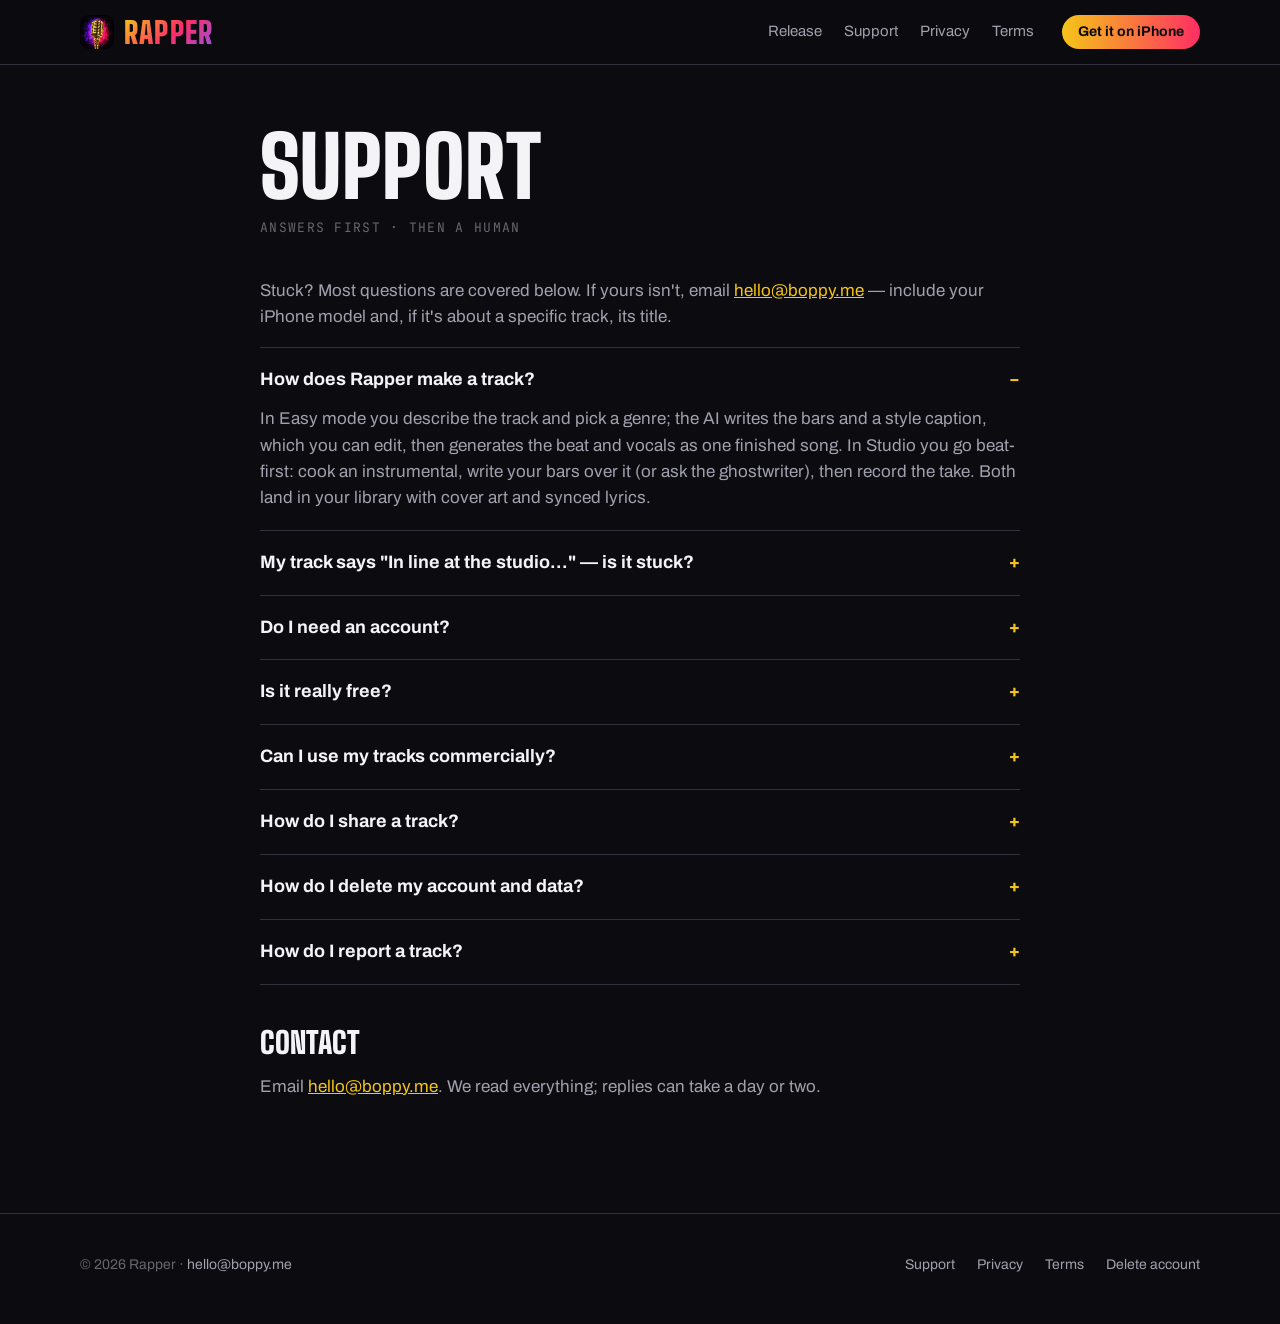
<file: support.html>
<!doctype html><html lang="en"><head><title>Support — Rapper</title><meta name="description" content="Help with Rapper: how tracks are made, why a track is taking long, deleting your account, and how to reach us.">
<meta charset="utf-8">
<meta name="viewport" content="width=device-width, initial-scale=1">
<meta name="theme-color" content="#0C0C10">
<link rel="icon" href="/assets/favicon.png" type="image/png">
<link rel="apple-touch-icon" href="/assets/apple-touch-icon.png">
<link rel="preconnect" href="https://fonts.googleapis.com">
<link rel="preconnect" href="https://fonts.gstatic.com" crossorigin>
<link href="https://fonts.googleapis.com/css2?family=Big+Shoulders+Display:wght@900&family=Archivo:wght@400;700&family=JetBrains+Mono:wght@400;700&display=swap" rel="stylesheet">
<link rel="stylesheet" href="/style.css?v=202608271322">
</head><body>
<header class="nav">
  <div class="wrap">
    <a class="wordmark" href="/"><img src="/assets/favicon.png" alt="" width="34" height="34"><span>RAPPER</span></a>
    <nav class="nav-links">
      <a href="/release.html">Release</a>
      <a href="/support.html">Support</a>
      <a href="/privacy.html">Privacy</a>
      <a href="/terms.html">Terms</a>
    </nav>
    <a class="btn small" href="https://apps.apple.com/app/id6785290009">Get it on iPhone</a>
  </div>
</header>
<main class="wrap prose">
<h1>Support</h1>
<p class="meta">Answers first · then a human</p>
<p>Stuck? Most questions are covered below. If yours isn't, email <a href="mailto:hello@boppy.me">hello@boppy.me</a> — include your iPhone model and, if it's about a specific track, its title.</p>

<div class="faq">
<details open>
<summary>How does Rapper make a track?</summary>
<p>In Easy mode you describe the track and pick a genre; the AI writes the bars and a style caption, which you can edit, then generates the beat and vocals as one finished song. In Studio you go beat-first: cook an instrumental, write your bars over it (or ask the ghostwriter), then record the take. Both land in your library with cover art and synced lyrics.</p>
</details>
<details>
<summary>My track says "In line at the studio…" — is it stuck?</summary>
<p>No. Tracks are rendered on shared GPUs, and when a lot of people are cooking at once your job waits in a queue before it starts. It usually takes under a minute, occasionally a few. The progress bar moves once rendering begins. If nothing happens after five minutes, go back and tap Drop again — you won't be charged a second generation for a failed one.</p>
</details>
<details>
<summary>Do I need an account?</summary>
<p>Not to start. You get a number of free tracks on your device without signing in. Sign in with Apple or Google later to keep your library across devices — your existing tracks come with you.</p>
</details>
<details>
<summary>Is it really free?</summary>
<p>Yes. Making tracks is free; Rapper Premium is an optional monthly subscription that removes ads and includes a song allowance (currently 200 songs per billing period) — see <a href="/terms.html">Terms, section 9</a>. When you hit the daily free limit you can watch a short, optional rewarded ad to keep going, or come back tomorrow.</p>
</details>
<details>
<summary>Can I use my tracks commercially?</summary>
<p>We don't claim ownership of what you make. Keep in mind the copyright status of AI-generated music varies by country and we can't guarantee exclusive rights — see <a href="/terms.html">Terms, section 8</a>.</p>
</details>
<details>
<summary>How do I share a track?</summary>
<p>Open the track in your library and tap Share. You get a public link anyone can play in a browser — no app needed on their side.</p>
</details>
<details>
<summary>How do I delete my account and data?</summary>
<p>In the app: Settings → Delete account. This permanently removes your account, your library and any shares you created. Details of what's removed and what's kept for abuse prevention are in the <a href="/privacy.html">Privacy Policy, section 9</a>.</p>
</details>
<details>
<summary>How do I report a track?</summary>
<p>Every shared track has a Report control on its page. We review reports and hide content that breaks the rules, usually within 24 hours. You can also email us with the link.</p>
</details>
</div>

<h2>Contact</h2>
<p>Email <a href="mailto:hello@boppy.me">hello@boppy.me</a>. We read everything; replies can take a day or two.</p>
</main>
<footer>
  <div class="wrap">
    <span>© 2026 Rapper · <a href="mailto:hello@boppy.me">hello@boppy.me</a></span>
    <nav>
      <a href="/support.html">Support</a>
      <a href="/privacy.html">Privacy</a>
      <a href="/terms.html">Terms</a>
      <a href="/delete-account.html">Delete account</a>
    </nav>
  </div>
</footer>
</body>
</html>
</file>
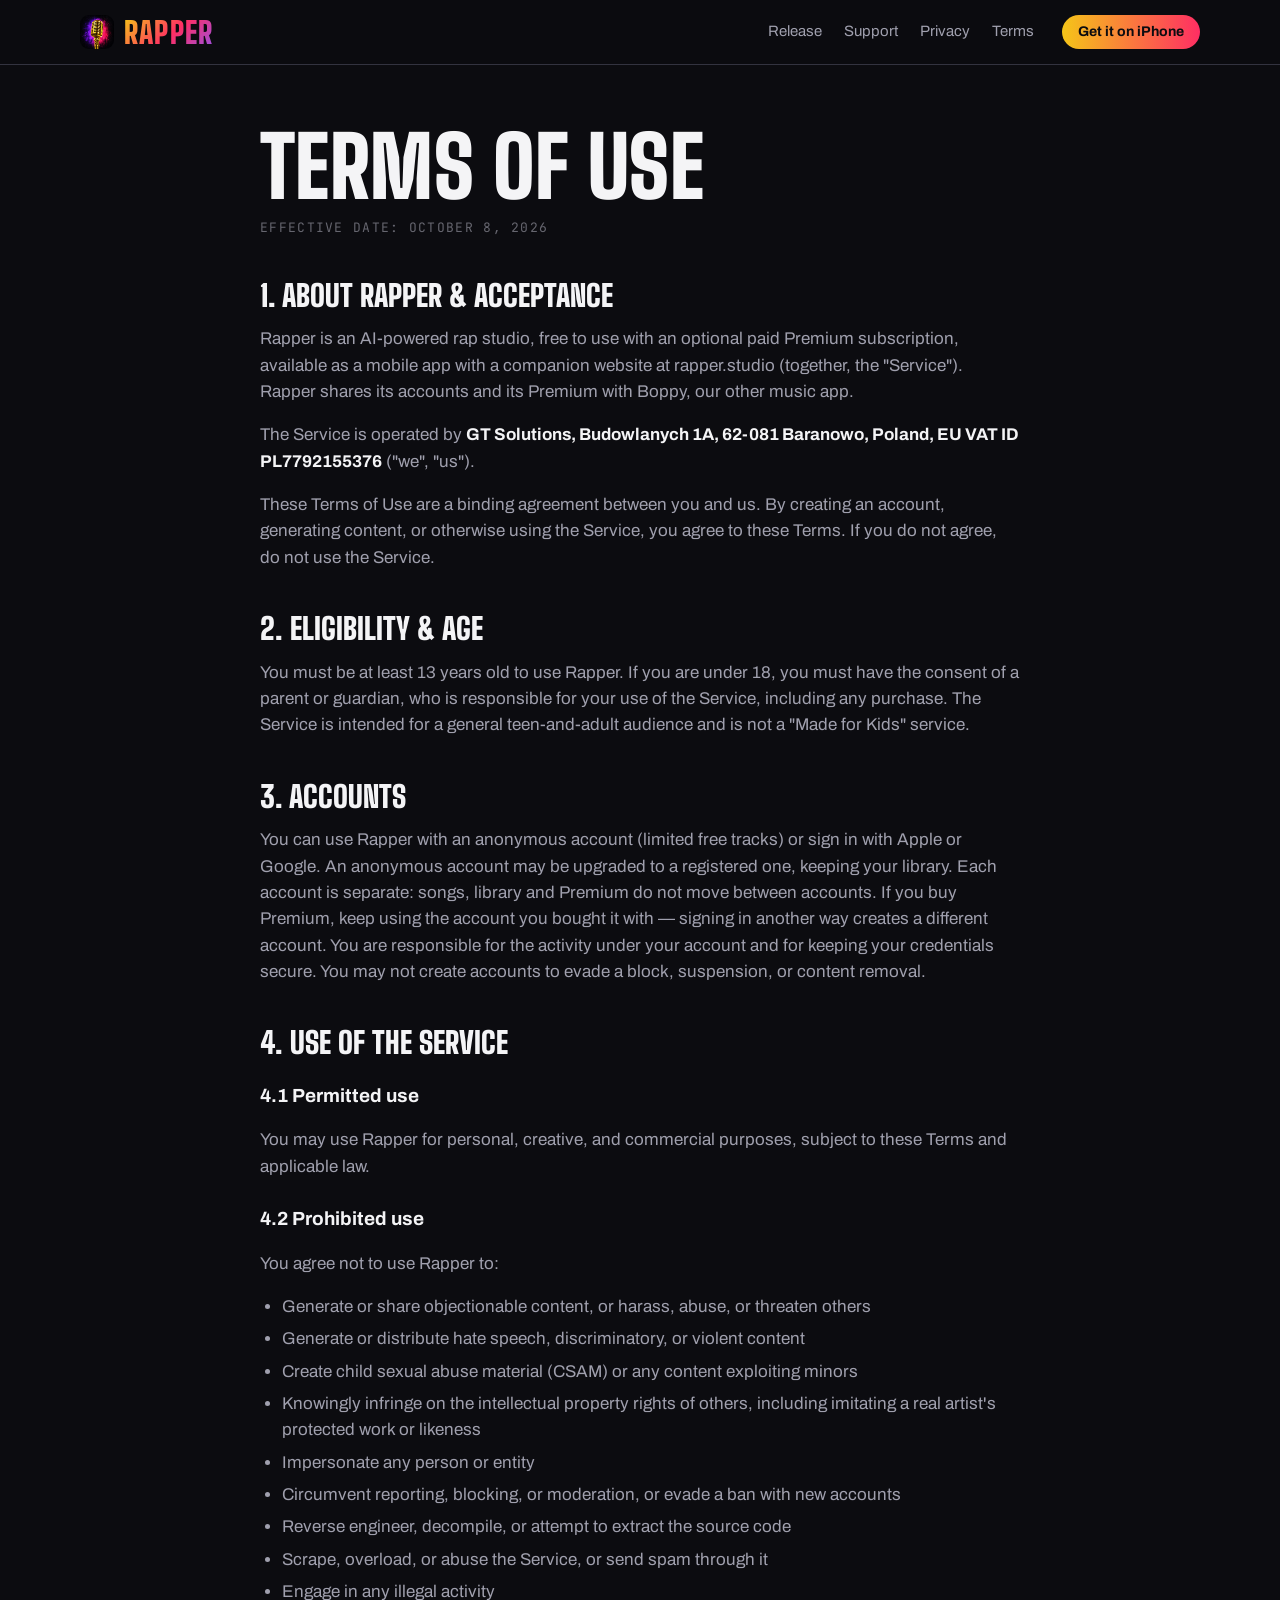
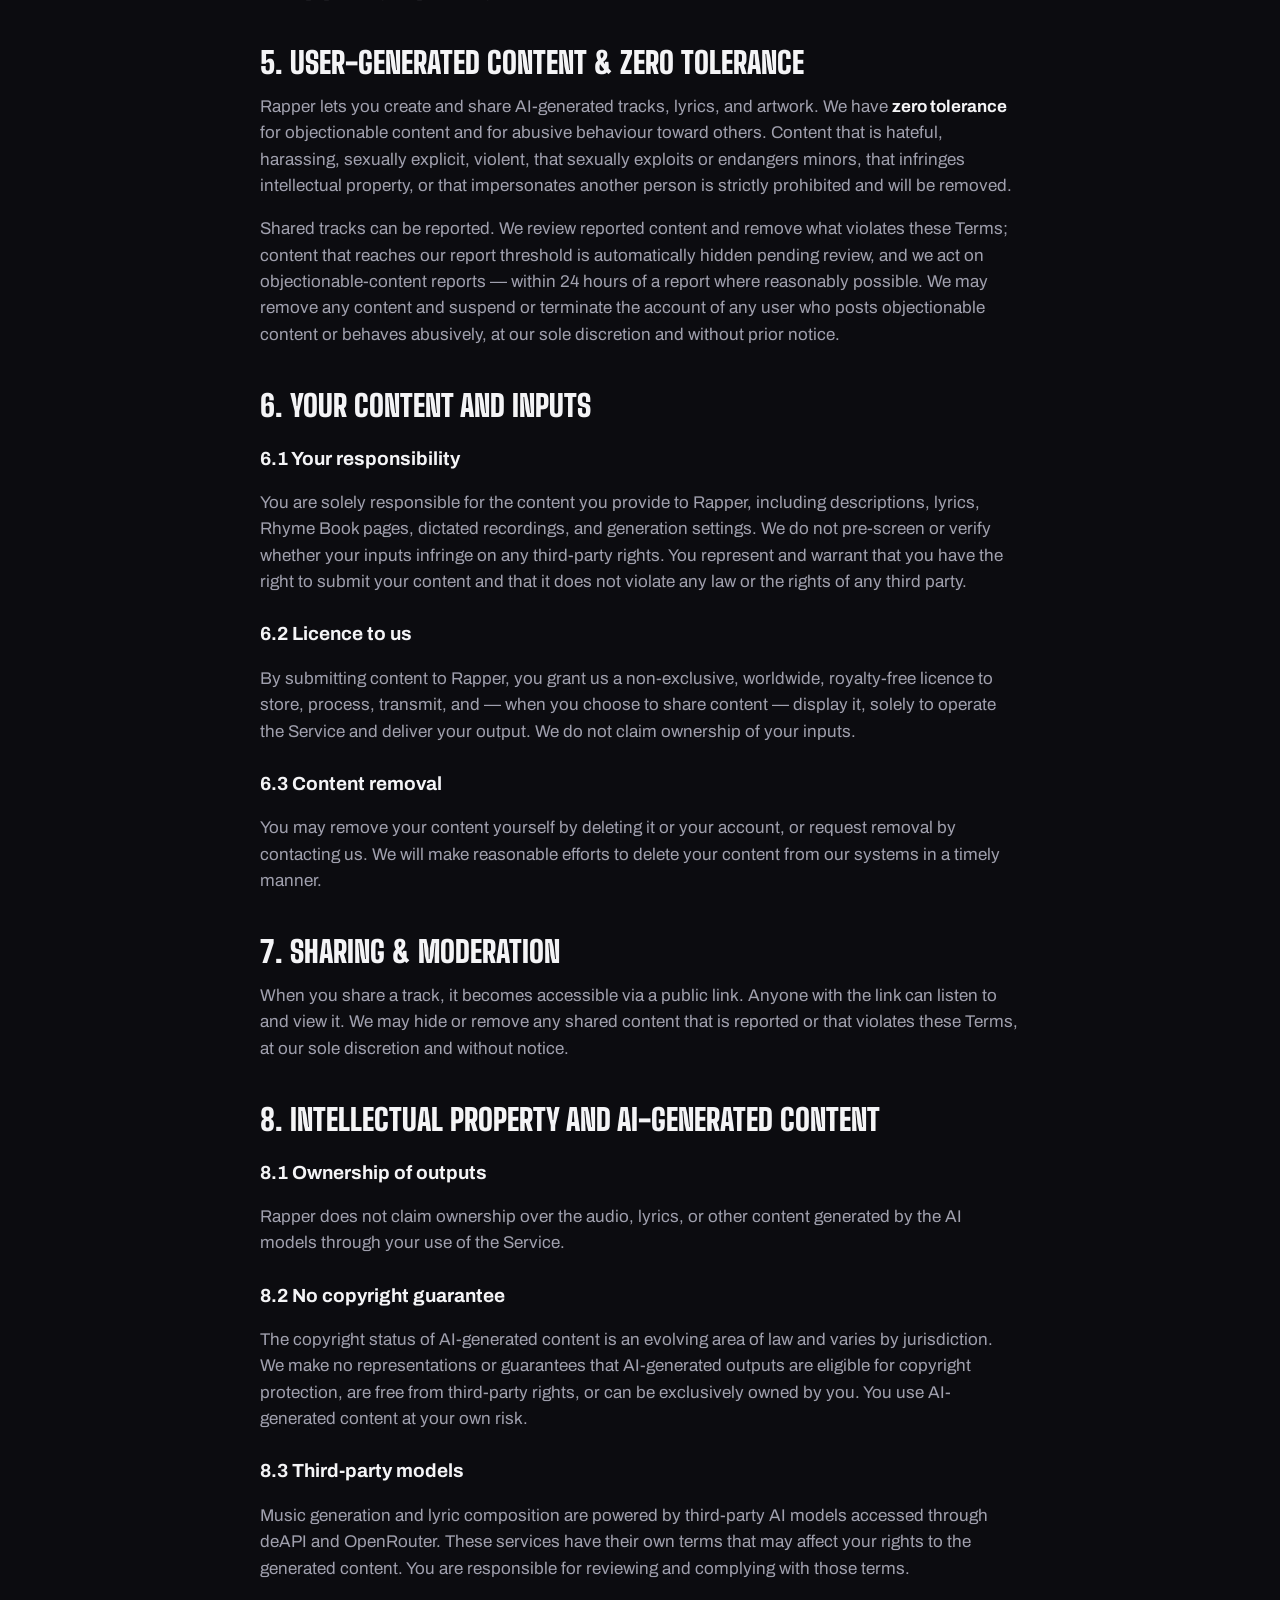
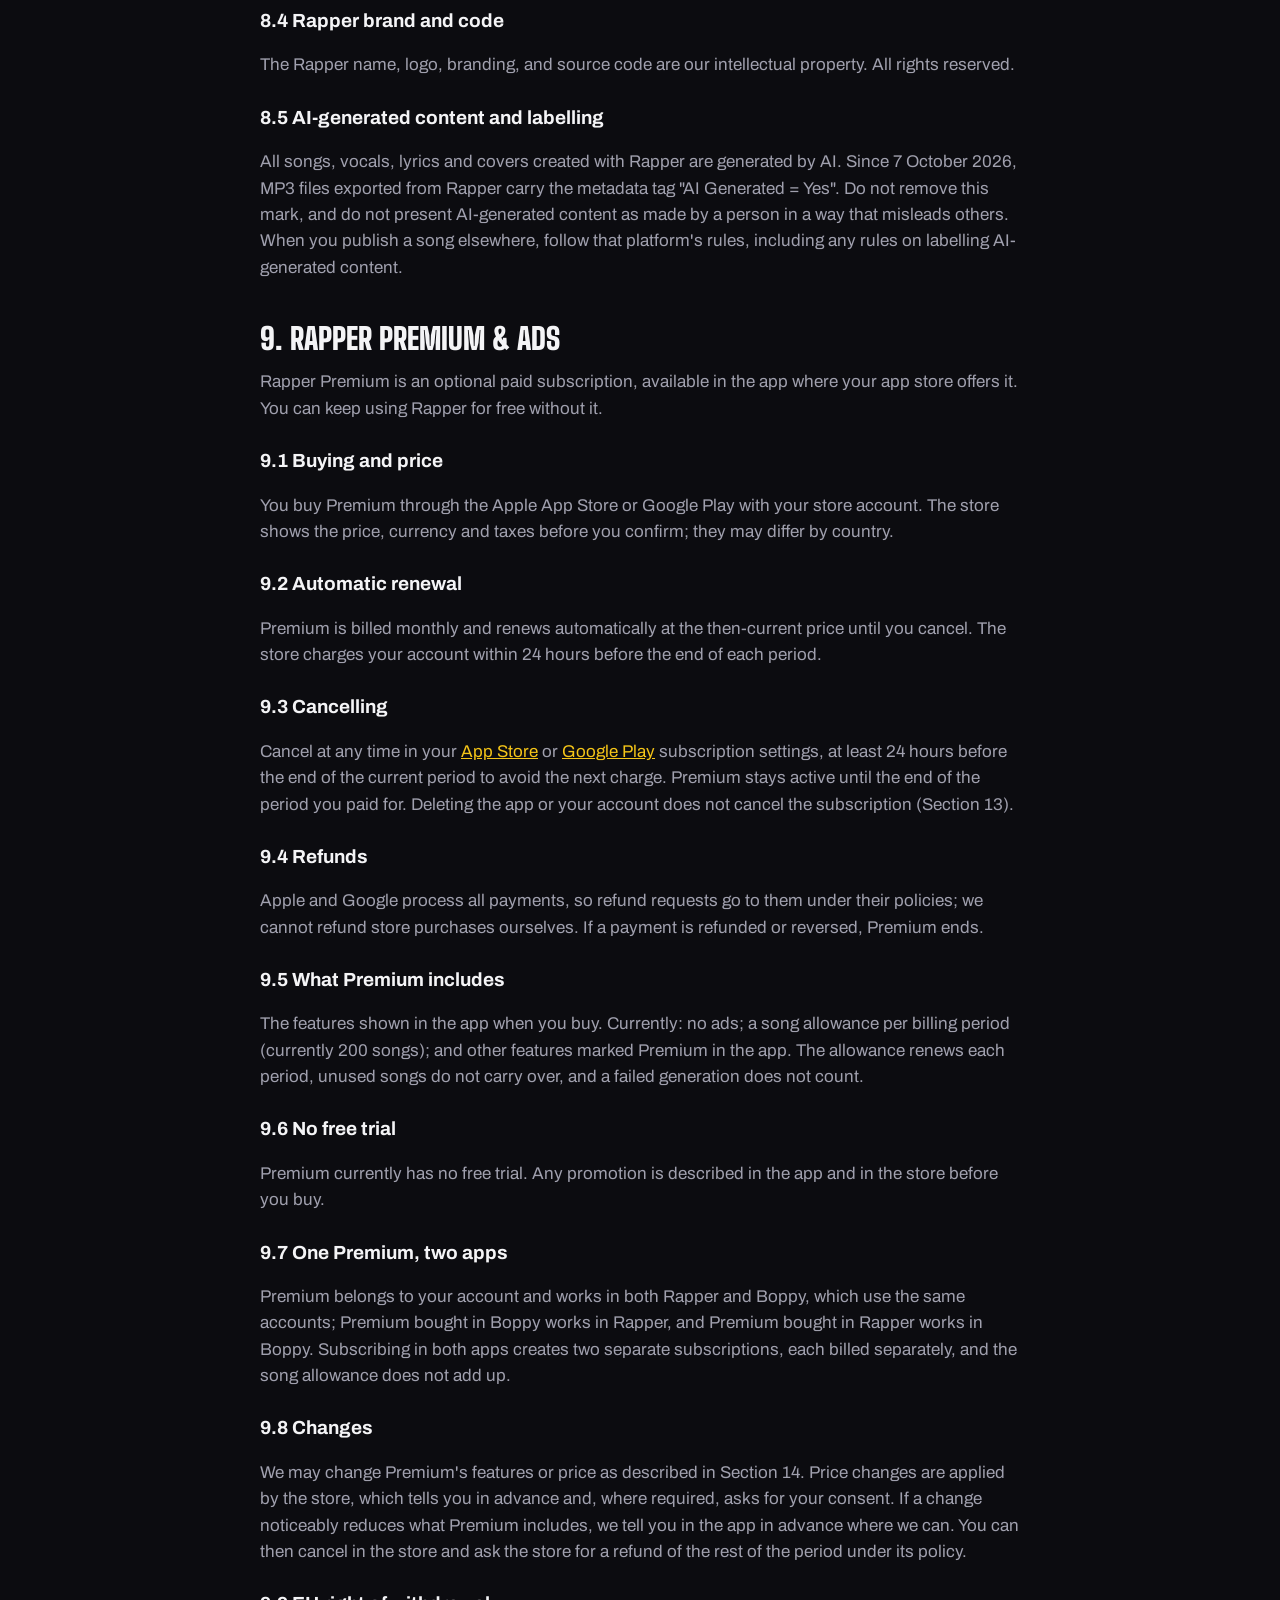
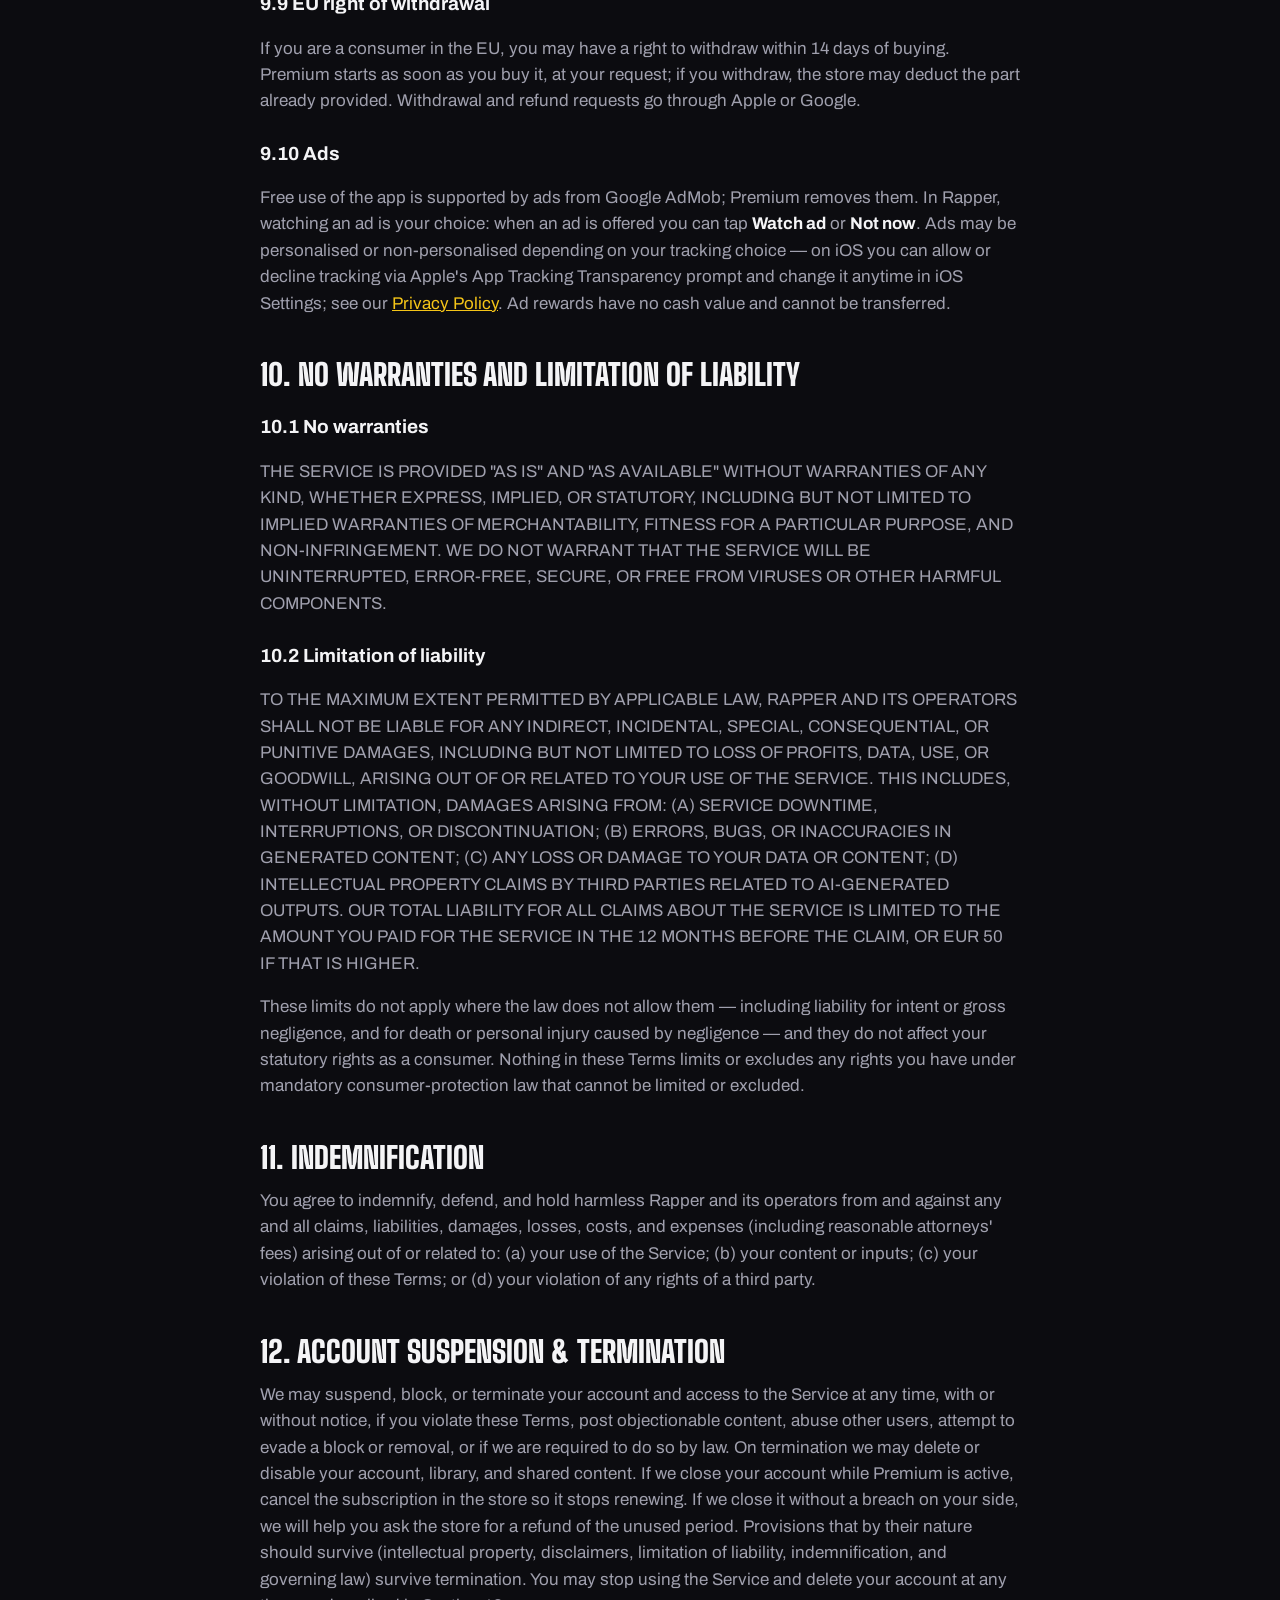
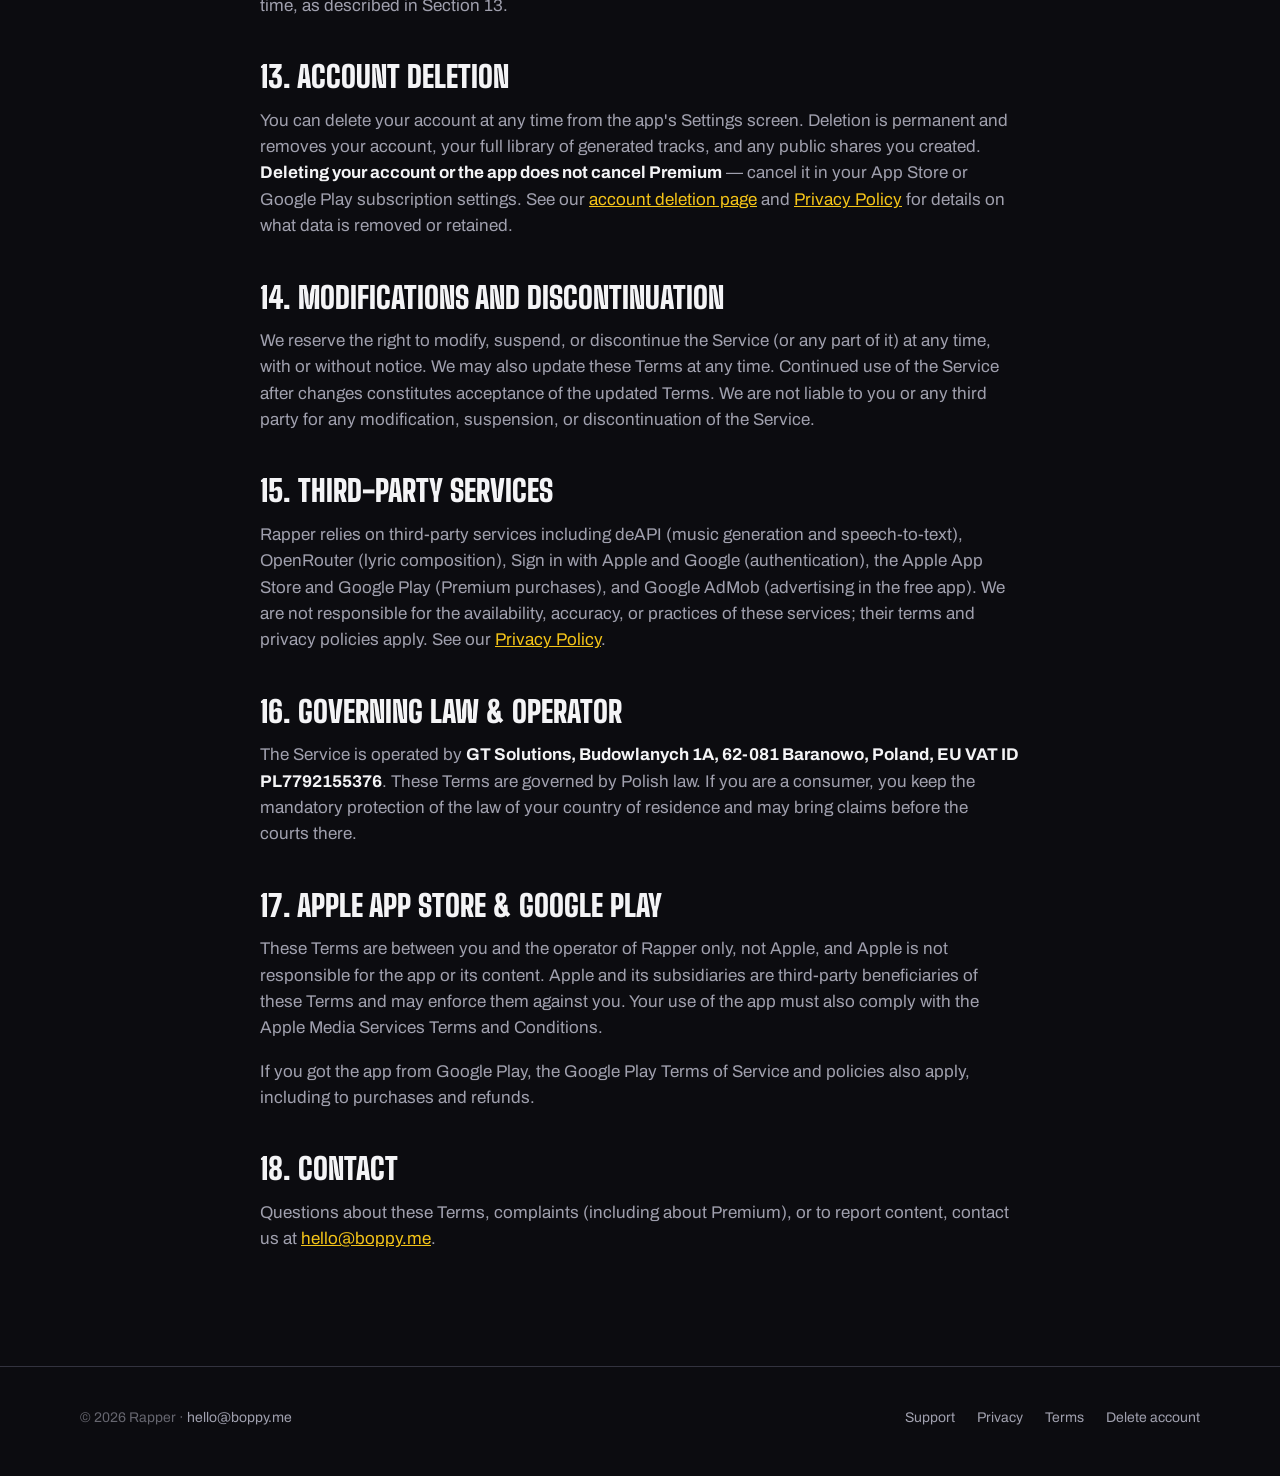
<file: terms.html>
<!doctype html><html lang="en"><head><title>Terms of Use — Rapper</title><meta name="description" content="Terms of use for Rapper, the free AI rap studio for iPhone.">
<meta charset="utf-8">
<meta name="viewport" content="width=device-width, initial-scale=1">
<meta name="theme-color" content="#0C0C10">
<link rel="icon" href="/assets/favicon.png" type="image/png">
<link rel="apple-touch-icon" href="/assets/apple-touch-icon.png">
<link rel="preconnect" href="https://fonts.googleapis.com">
<link rel="preconnect" href="https://fonts.gstatic.com" crossorigin>
<link href="https://fonts.googleapis.com/css2?family=Big+Shoulders+Display:wght@900&family=Archivo:wght@400;700&family=JetBrains+Mono:wght@400;700&display=swap" rel="stylesheet">
<link rel="stylesheet" href="/style.css?v=202608271322">
</head><body>
<header class="nav">
  <div class="wrap">
    <a class="wordmark" href="/"><img src="/assets/favicon.png" alt="" width="34" height="34"><span>RAPPER</span></a>
    <nav class="nav-links">
      <a href="/release.html">Release</a>
      <a href="/support.html">Support</a>
      <a href="/privacy.html">Privacy</a>
      <a href="/terms.html">Terms</a>
    </nav>
    <a class="btn small" href="https://apps.apple.com/app/id6785290009">Get it on iPhone</a>
  </div>
</header>
<main class="wrap prose">
<h1>Terms of Use</h1>
<p class="meta">Effective date: October 8, 2026</p>

<h2>1. About Rapper &amp; acceptance</h2>
<p>Rapper is an AI-powered rap studio, free to use with an optional paid Premium subscription, available as a mobile app with a companion website at rapper.studio (together, the "Service"). Rapper shares its accounts and its Premium with Boppy, our other music app.</p>
<p>The Service is operated by <strong>GT Solutions, Budowlanych 1A, 62-081 Baranowo, Poland, EU VAT ID PL7792155376</strong> ("we", "us").</p>
<p>These Terms of Use are a binding agreement between you and us. By creating an account, generating content, or otherwise using the Service, you agree to these Terms. If you do not agree, do not use the Service.</p>

<h2>2. Eligibility &amp; age</h2>
<p>You must be at least 13 years old to use Rapper. If you are under 18, you must have the consent of a parent or guardian, who is responsible for your use of the Service, including any purchase. The Service is intended for a general teen-and-adult audience and is not a "Made for Kids" service.</p>

<h2>3. Accounts</h2>
<p>You can use Rapper with an anonymous account (limited free tracks) or sign in with Apple or Google. An anonymous account may be upgraded to a registered one, keeping your library. Each account is separate: songs, library and Premium do not move between accounts. If you buy Premium, keep using the account you bought it with — signing in another way creates a different account. You are responsible for the activity under your account and for keeping your credentials secure. You may not create accounts to evade a block, suspension, or content removal.</p>

<h2>4. Use of the Service</h2>
<h3>4.1 Permitted use</h3>
<p>You may use Rapper for personal, creative, and commercial purposes, subject to these Terms and applicable law.</p>
<h3>4.2 Prohibited use</h3>
<p>You agree not to use Rapper to:</p>
<ul>
<li>Generate or share objectionable content, or harass, abuse, or threaten others</li>
<li>Generate or distribute hate speech, discriminatory, or violent content</li>
<li>Create child sexual abuse material (CSAM) or any content exploiting minors</li>
<li>Knowingly infringe on the intellectual property rights of others, including imitating a real artist's protected work or likeness</li>
<li>Impersonate any person or entity</li>
<li>Circumvent reporting, blocking, or moderation, or evade a ban with new accounts</li>
<li>Reverse engineer, decompile, or attempt to extract the source code</li>
<li>Scrape, overload, or abuse the Service, or send spam through it</li>
<li>Engage in any illegal activity</li>
</ul>

<h2>5. User-generated content &amp; zero tolerance</h2>
<p>Rapper lets you create and share AI-generated tracks, lyrics, and artwork. We have <strong>zero tolerance</strong> for objectionable content and for abusive behaviour toward others. Content that is hateful, harassing, sexually explicit, violent, that sexually exploits or endangers minors, that infringes intellectual property, or that impersonates another person is strictly prohibited and will be removed.</p>
<p>Shared tracks can be reported. We review reported content and remove what violates these Terms; content that reaches our report threshold is automatically hidden pending review, and we act on objectionable-content reports — within 24 hours of a report where reasonably possible. We may remove any content and suspend or terminate the account of any user who posts objectionable content or behaves abusively, at our sole discretion and without prior notice.</p>

<h2>6. Your content and inputs</h2>
<h3>6.1 Your responsibility</h3>
<p>You are solely responsible for the content you provide to Rapper, including descriptions, lyrics, Rhyme Book pages, dictated recordings, and generation settings. We do not pre-screen or verify whether your inputs infringe on any third-party rights. You represent and warrant that you have the right to submit your content and that it does not violate any law or the rights of any third party.</p>
<h3>6.2 Licence to us</h3>
<p>By submitting content to Rapper, you grant us a non-exclusive, worldwide, royalty-free licence to store, process, transmit, and — when you choose to share content — display it, solely to operate the Service and deliver your output. We do not claim ownership of your inputs.</p>
<h3>6.3 Content removal</h3>
<p>You may remove your content yourself by deleting it or your account, or request removal by contacting us. We will make reasonable efforts to delete your content from our systems in a timely manner.</p>

<h2>7. Sharing &amp; moderation</h2>
<p>When you share a track, it becomes accessible via a public link. Anyone with the link can listen to and view it. We may hide or remove any shared content that is reported or that violates these Terms, at our sole discretion and without notice.</p>

<h2>8. Intellectual property and AI-generated content</h2>
<h3>8.1 Ownership of outputs</h3>
<p>Rapper does not claim ownership over the audio, lyrics, or other content generated by the AI models through your use of the Service.</p>
<h3>8.2 No copyright guarantee</h3>
<p>The copyright status of AI-generated content is an evolving area of law and varies by jurisdiction. We make no representations or guarantees that AI-generated outputs are eligible for copyright protection, are free from third-party rights, or can be exclusively owned by you. You use AI-generated content at your own risk.</p>
<h3>8.3 Third-party models</h3>
<p>Music generation and lyric composition are powered by third-party AI models accessed through deAPI and OpenRouter. These services have their own terms that may affect your rights to the generated content. You are responsible for reviewing and complying with those terms.</p>
<h3>8.4 Rapper brand and code</h3>
<p>The Rapper name, logo, branding, and source code are our intellectual property. All rights reserved.</p>
<h3>8.5 AI-generated content and labelling</h3>
<p>All songs, vocals, lyrics and covers created with Rapper are generated by AI. Since 7 October 2026, MP3 files exported from Rapper carry the metadata tag "AI Generated = Yes". Do not remove this mark, and do not present AI-generated content as made by a person in a way that misleads others. When you publish a song elsewhere, follow that platform's rules, including any rules on labelling AI-generated content.</p>

<h2>9. Rapper Premium &amp; ads</h2>
<p>Rapper Premium is an optional paid subscription, available in the app where your app store offers it. You can keep using Rapper for free without it.</p>
<h3>9.1 Buying and price</h3>
<p>You buy Premium through the Apple App Store or Google Play with your store account. The store shows the price, currency and taxes before you confirm; they may differ by country.</p>
<h3>9.2 Automatic renewal</h3>
<p>Premium is billed monthly and renews automatically at the then-current price until you cancel. The store charges your account within 24 hours before the end of each period.</p>
<h3>9.3 Cancelling</h3>
<p>Cancel at any time in your <a href="https://apps.apple.com/account/subscriptions">App Store</a> or <a href="https://play.google.com/store/account/subscriptions">Google Play</a> subscription settings, at least 24 hours before the end of the current period to avoid the next charge. Premium stays active until the end of the period you paid for. Deleting the app or your account does not cancel the subscription (Section 13).</p>
<h3>9.4 Refunds</h3>
<p>Apple and Google process all payments, so refund requests go to them under their policies; we cannot refund store purchases ourselves. If a payment is refunded or reversed, Premium ends.</p>
<h3>9.5 What Premium includes</h3>
<p>The features shown in the app when you buy. Currently: no ads; a song allowance per billing period (currently 200 songs); and other features marked Premium in the app. The allowance renews each period, unused songs do not carry over, and a failed generation does not count.</p>
<h3>9.6 No free trial</h3>
<p>Premium currently has no free trial. Any promotion is described in the app and in the store before you buy.</p>
<h3>9.7 One Premium, two apps</h3>
<p>Premium belongs to your account and works in both Rapper and Boppy, which use the same accounts; Premium bought in Boppy works in Rapper, and Premium bought in Rapper works in Boppy. Subscribing in both apps creates two separate subscriptions, each billed separately, and the song allowance does not add up.</p>
<h3>9.8 Changes</h3>
<p>We may change Premium's features or price as described in Section 14. Price changes are applied by the store, which tells you in advance and, where required, asks for your consent. If a change noticeably reduces what Premium includes, we tell you in the app in advance where we can. You can then cancel in the store and ask the store for a refund of the rest of the period under its policy.</p>
<h3>9.9 EU right of withdrawal</h3>
<p>If you are a consumer in the EU, you may have a right to withdraw within 14 days of buying. Premium starts as soon as you buy it, at your request; if you withdraw, the store may deduct the part already provided. Withdrawal and refund requests go through Apple or Google.</p>
<h3>9.10 Ads</h3>
<p>Free use of the app is supported by ads from Google AdMob; Premium removes them. In Rapper, watching an ad is your choice: when an ad is offered you can tap <strong>Watch ad</strong> or <strong>Not now</strong>. Ads may be personalised or non-personalised depending on your tracking choice — on iOS you can allow or decline tracking via Apple's App Tracking Transparency prompt and change it anytime in iOS Settings; see our <a href="/privacy.html">Privacy Policy</a>. Ad rewards have no cash value and cannot be transferred.</p>

<h2>10. No warranties and limitation of liability</h2>
<h3>10.1 No warranties</h3>
<p>THE SERVICE IS PROVIDED "AS IS" AND "AS AVAILABLE" WITHOUT WARRANTIES OF ANY KIND, WHETHER EXPRESS, IMPLIED, OR STATUTORY, INCLUDING BUT NOT LIMITED TO IMPLIED WARRANTIES OF MERCHANTABILITY, FITNESS FOR A PARTICULAR PURPOSE, AND NON-INFRINGEMENT. WE DO NOT WARRANT THAT THE SERVICE WILL BE UNINTERRUPTED, ERROR-FREE, SECURE, OR FREE FROM VIRUSES OR OTHER HARMFUL COMPONENTS.</p>
<h3>10.2 Limitation of liability</h3>
<p>TO THE MAXIMUM EXTENT PERMITTED BY APPLICABLE LAW, RAPPER AND ITS OPERATORS SHALL NOT BE LIABLE FOR ANY INDIRECT, INCIDENTAL, SPECIAL, CONSEQUENTIAL, OR PUNITIVE DAMAGES, INCLUDING BUT NOT LIMITED TO LOSS OF PROFITS, DATA, USE, OR GOODWILL, ARISING OUT OF OR RELATED TO YOUR USE OF THE SERVICE. THIS INCLUDES, WITHOUT LIMITATION, DAMAGES ARISING FROM: (A) SERVICE DOWNTIME, INTERRUPTIONS, OR DISCONTINUATION; (B) ERRORS, BUGS, OR INACCURACIES IN GENERATED CONTENT; (C) ANY LOSS OR DAMAGE TO YOUR DATA OR CONTENT; (D) INTELLECTUAL PROPERTY CLAIMS BY THIRD PARTIES RELATED TO AI-GENERATED OUTPUTS. OUR TOTAL LIABILITY FOR ALL CLAIMS ABOUT THE SERVICE IS LIMITED TO THE AMOUNT YOU PAID FOR THE SERVICE IN THE 12 MONTHS BEFORE THE CLAIM, OR EUR 50 IF THAT IS HIGHER.</p>
<p>These limits do not apply where the law does not allow them — including liability for intent or gross negligence, and for death or personal injury caused by negligence — and they do not affect your statutory rights as a consumer. Nothing in these Terms limits or excludes any rights you have under mandatory consumer-protection law that cannot be limited or excluded.</p>

<h2>11. Indemnification</h2>
<p>You agree to indemnify, defend, and hold harmless Rapper and its operators from and against any and all claims, liabilities, damages, losses, costs, and expenses (including reasonable attorneys' fees) arising out of or related to: (a) your use of the Service; (b) your content or inputs; (c) your violation of these Terms; or (d) your violation of any rights of a third party.</p>

<h2>12. Account suspension &amp; termination</h2>
<p>We may suspend, block, or terminate your account and access to the Service at any time, with or without notice, if you violate these Terms, post objectionable content, abuse other users, attempt to evade a block or removal, or if we are required to do so by law. On termination we may delete or disable your account, library, and shared content. If we close your account while Premium is active, cancel the subscription in the store so it stops renewing. If we close it without a breach on your side, we will help you ask the store for a refund of the unused period. Provisions that by their nature should survive (intellectual property, disclaimers, limitation of liability, indemnification, and governing law) survive termination. You may stop using the Service and delete your account at any time, as described in Section 13.</p>

<h2>13. Account deletion</h2>
<p>You can delete your account at any time from the app's Settings screen. Deletion is permanent and removes your account, your full library of generated tracks, and any public shares you created. <strong>Deleting your account or the app does not cancel Premium</strong> — cancel it in your App Store or Google Play subscription settings. See our <a href="/delete-account.html">account deletion page</a> and <a href="/privacy.html">Privacy Policy</a> for details on what data is removed or retained.</p>

<h2>14. Modifications and discontinuation</h2>
<p>We reserve the right to modify, suspend, or discontinue the Service (or any part of it) at any time, with or without notice. We may also update these Terms at any time. Continued use of the Service after changes constitutes acceptance of the updated Terms. We are not liable to you or any third party for any modification, suspension, or discontinuation of the Service.</p>

<h2>15. Third-party services</h2>
<p>Rapper relies on third-party services including deAPI (music generation and speech-to-text), OpenRouter (lyric composition), Sign in with Apple and Google (authentication), the Apple App Store and Google Play (Premium purchases), and Google AdMob (advertising in the free app). We are not responsible for the availability, accuracy, or practices of these services; their terms and privacy policies apply. See our <a href="/privacy.html">Privacy Policy</a>.</p>

<h2>16. Governing law &amp; operator</h2>
<p>The Service is operated by <strong>GT Solutions, Budowlanych 1A, 62-081 Baranowo, Poland, EU VAT ID PL7792155376</strong>. These Terms are governed by Polish law. If you are a consumer, you keep the mandatory protection of the law of your country of residence and may bring claims before the courts there.</p>

<h2>17. Apple App Store &amp; Google Play</h2>
<p>These Terms are between you and the operator of Rapper only, not Apple, and Apple is not responsible for the app or its content. Apple and its subsidiaries are third-party beneficiaries of these Terms and may enforce them against you. Your use of the app must also comply with the Apple Media Services Terms and Conditions.</p>
<p>If you got the app from Google Play, the Google Play Terms of Service and policies also apply, including to purchases and refunds.</p>

<h2>18. Contact</h2>
<p>Questions about these Terms, complaints (including about Premium), or to report content, contact us at <a href="mailto:hello@boppy.me">hello@boppy.me</a>.</p>
</main>
<footer>
  <div class="wrap">
    <span>© 2026 Rapper · <a href="mailto:hello@boppy.me">hello@boppy.me</a></span>
    <nav>
      <a href="/support.html">Support</a>
      <a href="/privacy.html">Privacy</a>
      <a href="/terms.html">Terms</a>
      <a href="/delete-account.html">Delete account</a>
    </nav>
  </div>
</footer>
</body>
</html>
</file>
<file: style.css>
/* rapper.studio — palette lifted straight from the app's Theme.swift */
:root {
  --ink: #0C0C10;
  --ink-2: #141019;
  --surface: #16161D;
  --surface-2: #1F1F29;
  --border: #33333F;
  --gold: #F5C518;
  --magenta: #FF2E63;
  --violet: #9D4EDD;
  --lime: #D7FF3E;
  --text: #F4F4F6;
  --text-2: #A0A0AE;
  --muted: #66666F;
  --display: "Big Shoulders Display", "Arial Narrow", Impact, sans-serif;
  --body: "Archivo", "Helvetica Neue", Arial, sans-serif;
  --mono: "JetBrains Mono", "SF Mono", Menlo, monospace;
  --warm: linear-gradient(90deg, var(--gold), var(--magenta));
  --brand: linear-gradient(135deg, var(--gold), var(--magenta) 55%, var(--violet));
  --max: 1120px;
}

*, *::before, *::after { box-sizing: border-box; }
html { scroll-behavior: smooth; }
body {
  margin: 0;
  background: var(--ink);
  color: var(--text);
  font-family: var(--body);
  font-size: 17px;
  line-height: 1.55;
  -webkit-font-smoothing: antialiased;
}
a { color: inherit; }
img { max-width: 100%; height: auto; display: block; }
:focus-visible { outline: 2px solid var(--gold); outline-offset: 3px; border-radius: 4px; }

.wrap { width: min(var(--max), calc(100% - 40px)); margin: 0 auto; }

/* ---------- nav ---------- */
.nav {
  position: sticky; top: 0; z-index: 10;
  background: color-mix(in srgb, var(--ink) 82%, transparent);
  backdrop-filter: blur(14px);
  border-bottom: 1px solid var(--border);
}
.nav .wrap { display: flex; align-items: center; gap: 28px; height: 64px; }
.wordmark {
  display: inline-flex; align-items: center; gap: 10px;
  text-decoration: none; font-family: var(--display); font-weight: 900;
  font-size: 30px; letter-spacing: 0.04em; line-height: 1;
}
.wordmark img { width: 34px; height: 34px; border-radius: 9px; }
.wordmark span {
  background: var(--brand); -webkit-background-clip: text; background-clip: text; color: transparent;
}
.nav-links { display: flex; gap: 22px; margin-left: auto; font-size: 15px; color: var(--text-2); }
.nav-links a { text-decoration: none; }
.nav-links a:hover { color: var(--text); }
.btn {
  display: inline-flex; align-items: center; gap: 9px;
  padding: 13px 22px; border-radius: 999px; text-decoration: none;
  font-weight: 700; font-size: 16px; line-height: 1; color: #0C0C10;
  background: var(--warm); border: 0; cursor: pointer;
  transition: transform .15s ease, box-shadow .15s ease;
}
.btn:hover { transform: translateY(-1px); box-shadow: 0 10px 30px rgba(255, 46, 99, .28); }
.btn.small { padding: 10px 16px; font-size: 14px; }
.btn.ghost { background: var(--surface-2); color: var(--text); border: 1px solid var(--border); }
.btn.ghost:hover { box-shadow: none; border-color: var(--text-2); }

/* ---------- hero ---------- */
.hero { position: relative; overflow: hidden; padding: 72px 0 40px; }
.hero::before {
  content: ""; position: absolute; inset: -20% -10% auto -10%; height: 90%;
  background:
    radial-gradient(40% 55% at 72% 40%, rgba(157, 78, 221, .32), transparent 70%),
    radial-gradient(30% 45% at 82% 70%, rgba(255, 46, 99, .22), transparent 70%),
    radial-gradient(35% 45% at 20% 30%, rgba(245, 197, 24, .12), transparent 70%);
  pointer-events: none;
}
.hero .wrap { position: relative; display: grid; grid-template-columns: 1.15fr .85fr; gap: 48px; align-items: center; }
.eyebrow {
  font-family: var(--mono); font-size: 12px; letter-spacing: .18em; text-transform: uppercase;
  color: var(--gold); margin: 0 0 18px;
}
h1 {
  font-family: var(--display); font-weight: 900; text-transform: uppercase;
  font-size: clamp(64px, 9.5vw, 128px); line-height: .9; letter-spacing: .005em; margin: 0 0 24px;
}
h1 em { font-style: normal; background: var(--brand); -webkit-background-clip: text; background-clip: text; color: transparent; }
.lede { font-size: 20px; color: var(--text-2); max-width: 520px; margin: 0 0 30px; }
.cta-row { display: flex; flex-wrap: wrap; align-items: center; gap: 14px; }
.cta-note { font-size: 14px; color: var(--muted); }
.phone {
  width: min(380px, 100%); aspect-ratio: 800 / 1734; margin: 0 auto;
  border-radius: 44px; overflow: hidden; background: #050507;
  border: 1px solid var(--border); box-shadow: 0 40px 90px rgba(0,0,0,.6), 0 0 0 7px #050507, 0 0 0 8px #2a2a36;
}
.phone img { width: 100%; height: 100%; object-fit: cover; }
.hero .phone { animation: float 7s ease-in-out infinite; }
@keyframes float { 0%, 100% { transform: translateY(0) rotate(-1.2deg); } 50% { transform: translateY(-12px) rotate(-1.2deg); } }

/* ---------- ticker (signature) ---------- */
.ticker {
  border-top: 1px solid var(--border); border-bottom: 1px solid var(--border);
  overflow: hidden; white-space: nowrap; padding: 14px 0;
  font-family: var(--mono); font-size: 14px; letter-spacing: .08em; text-transform: uppercase;
  background: var(--ink-2);
}
.ticker-track { display: inline-flex; gap: 0; animation: slide 46s linear infinite; }
.ticker span { display: inline-block; padding: 0 28px; color: var(--text-2); }
.ticker b { color: var(--gold); font-weight: 700; }
.ticker i { font-style: normal; color: var(--magenta); }
@keyframes slide { to { transform: translateX(-50%); } }

/* ---------- sections ---------- */
section { padding: 96px 0; }
.section-head { max-width: 640px; margin-bottom: 48px; }
h2 {
  font-family: var(--display); font-weight: 900; text-transform: uppercase;
  font-size: clamp(44px, 6vw, 76px); line-height: .92; margin: 0 0 16px;
}
.section-head p { color: var(--text-2); font-size: 18px; margin: 0; }

/* two ways in */
.modes { display: grid; grid-template-columns: 1fr 1fr; gap: 28px; }
.mode {
  background: var(--surface); border: 1px solid var(--border); border-radius: 28px;
  padding: 36px; display: flex; flex-direction: column; gap: 22px;
}
.mode .tag {
  display: inline-flex; align-items: center; gap: 8px; width: max-content;
  font-family: var(--mono); font-size: 13px; font-weight: 700; letter-spacing: .14em; text-transform: uppercase;
  padding: 9px 14px; border-radius: 999px; color: #fff;
  background: linear-gradient(90deg, var(--violet), #6E2FB5);
  box-shadow: 0 0 0 1px rgba(157, 78, 221, .5), 0 8px 24px rgba(157, 78, 221, .35);
}
.mode .tag.hot { background: var(--warm); color: #0C0C10; box-shadow: 0 8px 24px rgba(255, 46, 99, .3); }
.mode h3 { font-family: var(--display); font-weight: 900; text-transform: uppercase; font-size: 40px; line-height: .95; margin: 0; }
.mode p { color: var(--text-2); margin: 0; }
.stages { list-style: none; padding: 0; margin: 6px 0 0; display: grid; gap: 12px; }
.stages li { display: grid; grid-template-columns: 34px 1fr; gap: 12px; align-items: baseline; }
.stages .num {
  font-family: var(--mono); font-size: 12px; font-weight: 700; padding: 3px 6px; border-radius: 6px;
  background: var(--warm); color: #0C0C10; text-align: center;
}
.stages b { font-family: var(--display); font-size: 20px; letter-spacing: .06em; text-transform: uppercase; }
.stages span { display: block; color: var(--text-2); font-size: 15px; }
.mode .phone { width: min(300px, 100%); border-radius: 36px; }
.mode-shot { margin-top: auto; padding-top: 12px; display: flex; justify-content: center; }

/* booth */
.booth { display: grid; grid-template-columns: repeat(3, 1fr); gap: 24px; }
.card { background: var(--surface); border: 1px solid var(--border); border-radius: 24px; overflow: hidden; }
.card .shot { display: flex; justify-content: center; padding: 28px 28px 8px; background: linear-gradient(180deg, var(--surface-2), var(--surface)); }
.card .phone { width: 240px; border-radius: 30px; box-shadow: 0 24px 50px rgba(0,0,0,.55), 0 0 0 6px #050507, 0 0 0 7px #2a2a36; }
.card .body { padding: 24px 26px 28px; }
.card h3 { font-family: var(--display); font-weight: 900; text-transform: uppercase; font-size: 30px; margin: 0 0 8px; line-height: 1; }
.card p { color: var(--text-2); margin: 0; font-size: 15px; }

/* free block */
.free { background: var(--surface); border: 1px solid var(--border); border-radius: 32px; padding: 56px; display: grid; grid-template-columns: 1.2fr .8fr; gap: 40px; align-items: center; }
.free ul { list-style: none; padding: 0; margin: 0; display: grid; gap: 12px; }
.free li { display: flex; gap: 12px; align-items: flex-start; color: var(--text-2); }
.free li::before { content: "▲"; color: var(--lime); font-size: 10px; margin-top: 7px; }
.free .cta-row { justify-content: flex-end; }

/* legal + support prose */
.prose { max-width: 760px; padding: 64px 0 96px; }
.prose h1 { font-size: clamp(48px, 7vw, 84px); margin-bottom: 8px; }
.prose .meta { font-family: var(--mono); font-size: 13px; color: var(--muted); letter-spacing: .1em; text-transform: uppercase; margin-bottom: 40px; }
.prose h2 { font-size: 30px; margin: 44px 0 12px; }
.prose h3 { font-size: 19px; margin: 24px 0 8px; }
.prose p, .prose li { color: var(--text-2); }
.prose strong { color: var(--text); }
.prose a { color: var(--gold); }
.prose table { width: 100%; border-collapse: collapse; font-size: 15px; }
.prose td { padding: 10px 0; border-bottom: 1px solid var(--border); color: var(--text-2); vertical-align: top; }
.prose td:first-child { color: var(--text); width: 45%; padding-right: 16px; }
.prose ul { padding-left: 22px; }
.prose li { margin: 6px 0; }
.faq details { border-top: 1px solid var(--border); padding: 18px 0; }
.faq details:last-child { border-bottom: 1px solid var(--border); }
.faq summary { cursor: pointer; font-weight: 700; color: var(--text); font-size: 18px; list-style: none; display: flex; justify-content: space-between; gap: 16px; }
.faq summary::after { content: "+"; color: var(--gold); font-family: var(--mono); }
.faq details[open] summary::after { content: "–"; }
.faq details p { margin: 12px 0 0; }

/* footer */
footer { border-top: 1px solid var(--border); padding: 40px 0 48px; color: var(--muted); font-size: 14px; }
footer .wrap { display: flex; flex-wrap: wrap; gap: 20px 32px; align-items: center; }
footer nav { display: flex; gap: 22px; margin-left: auto; }
footer a { text-decoration: none; color: var(--text-2); }
footer a:hover { color: var(--text); }

/* ---------- responsive ---------- */
@media (max-width: 900px) {
  .hero .wrap { grid-template-columns: 1fr; gap: 40px; }
  .hero { padding-top: 48px; }
  .modes, .booth { grid-template-columns: 1fr; }
  .free { grid-template-columns: 1fr; padding: 36px; }
  .free .cta-row { justify-content: flex-start; }
  .nav-links { display: none; }
  section { padding: 72px 0; }
}
@media (prefers-reduced-motion: reduce) {
  .hero .phone, .ticker-track { animation: none; }
  html { scroll-behavior: auto; }
}
</file>
